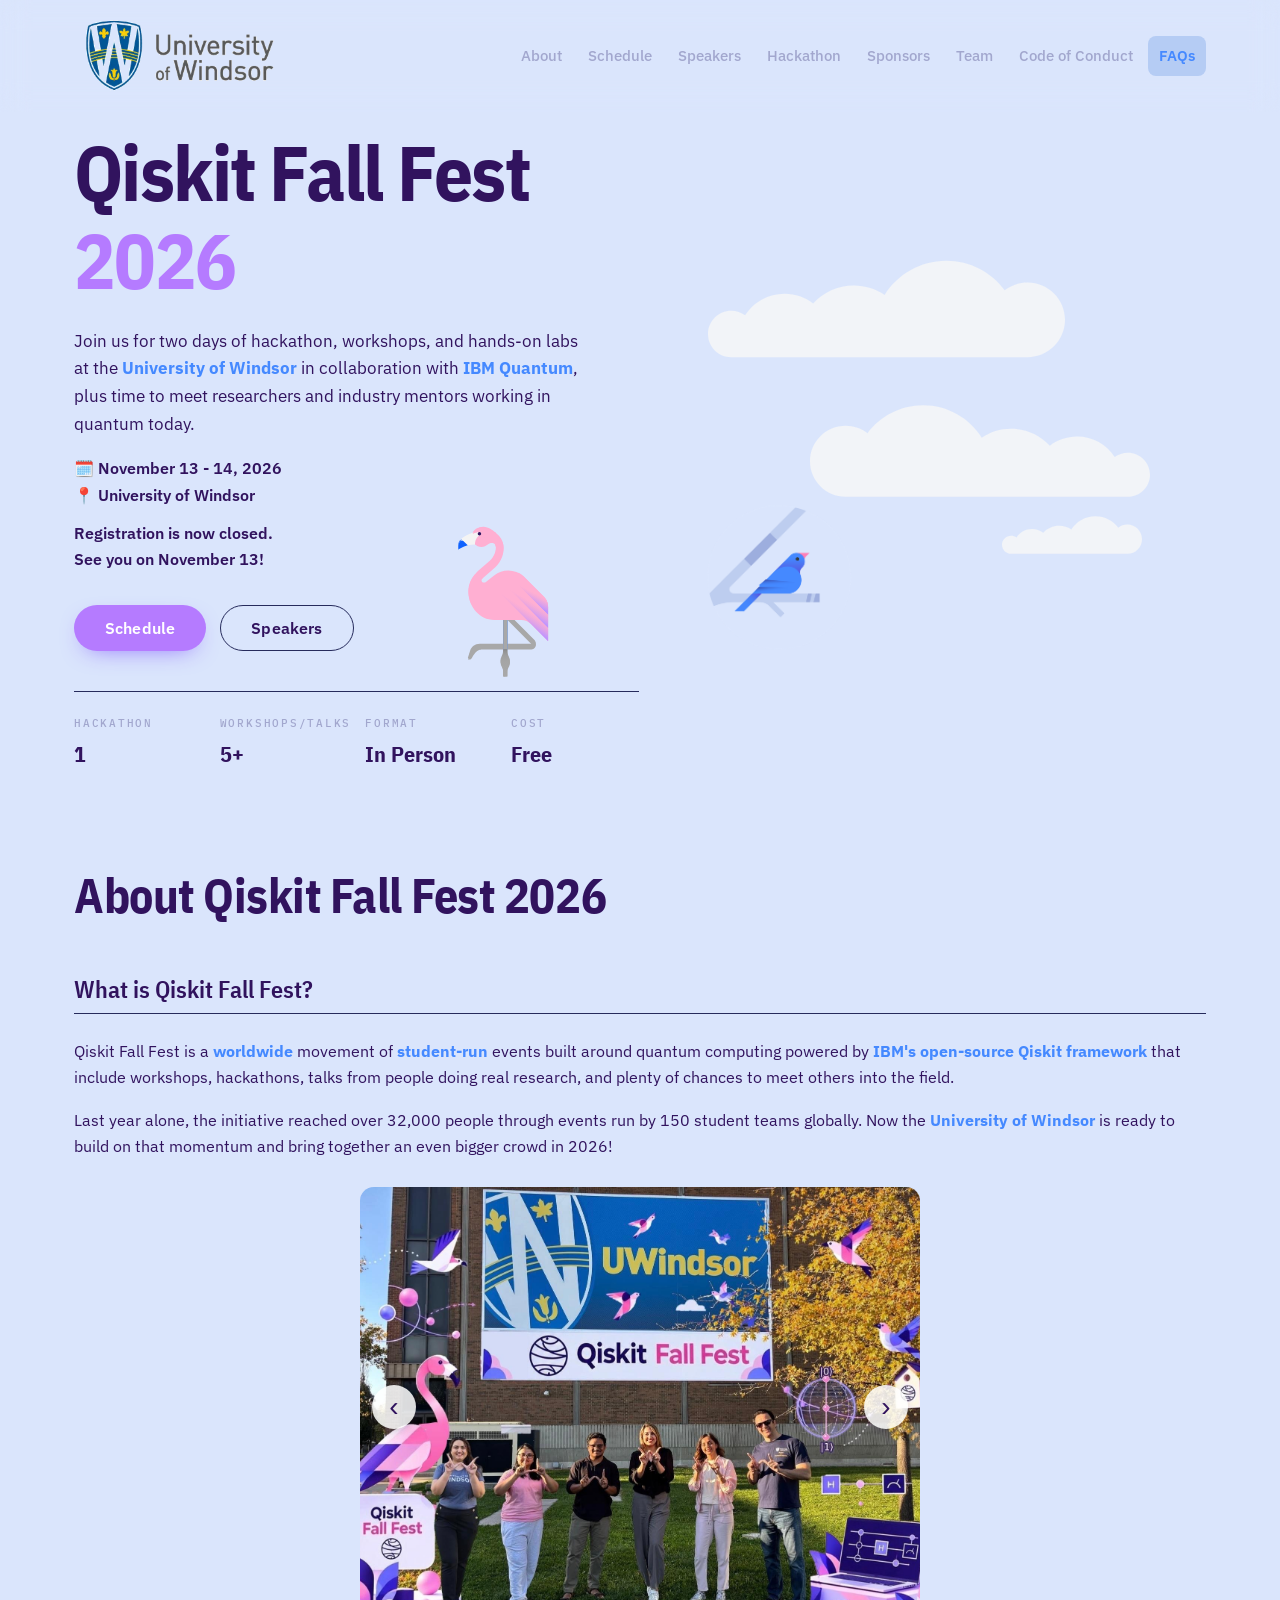
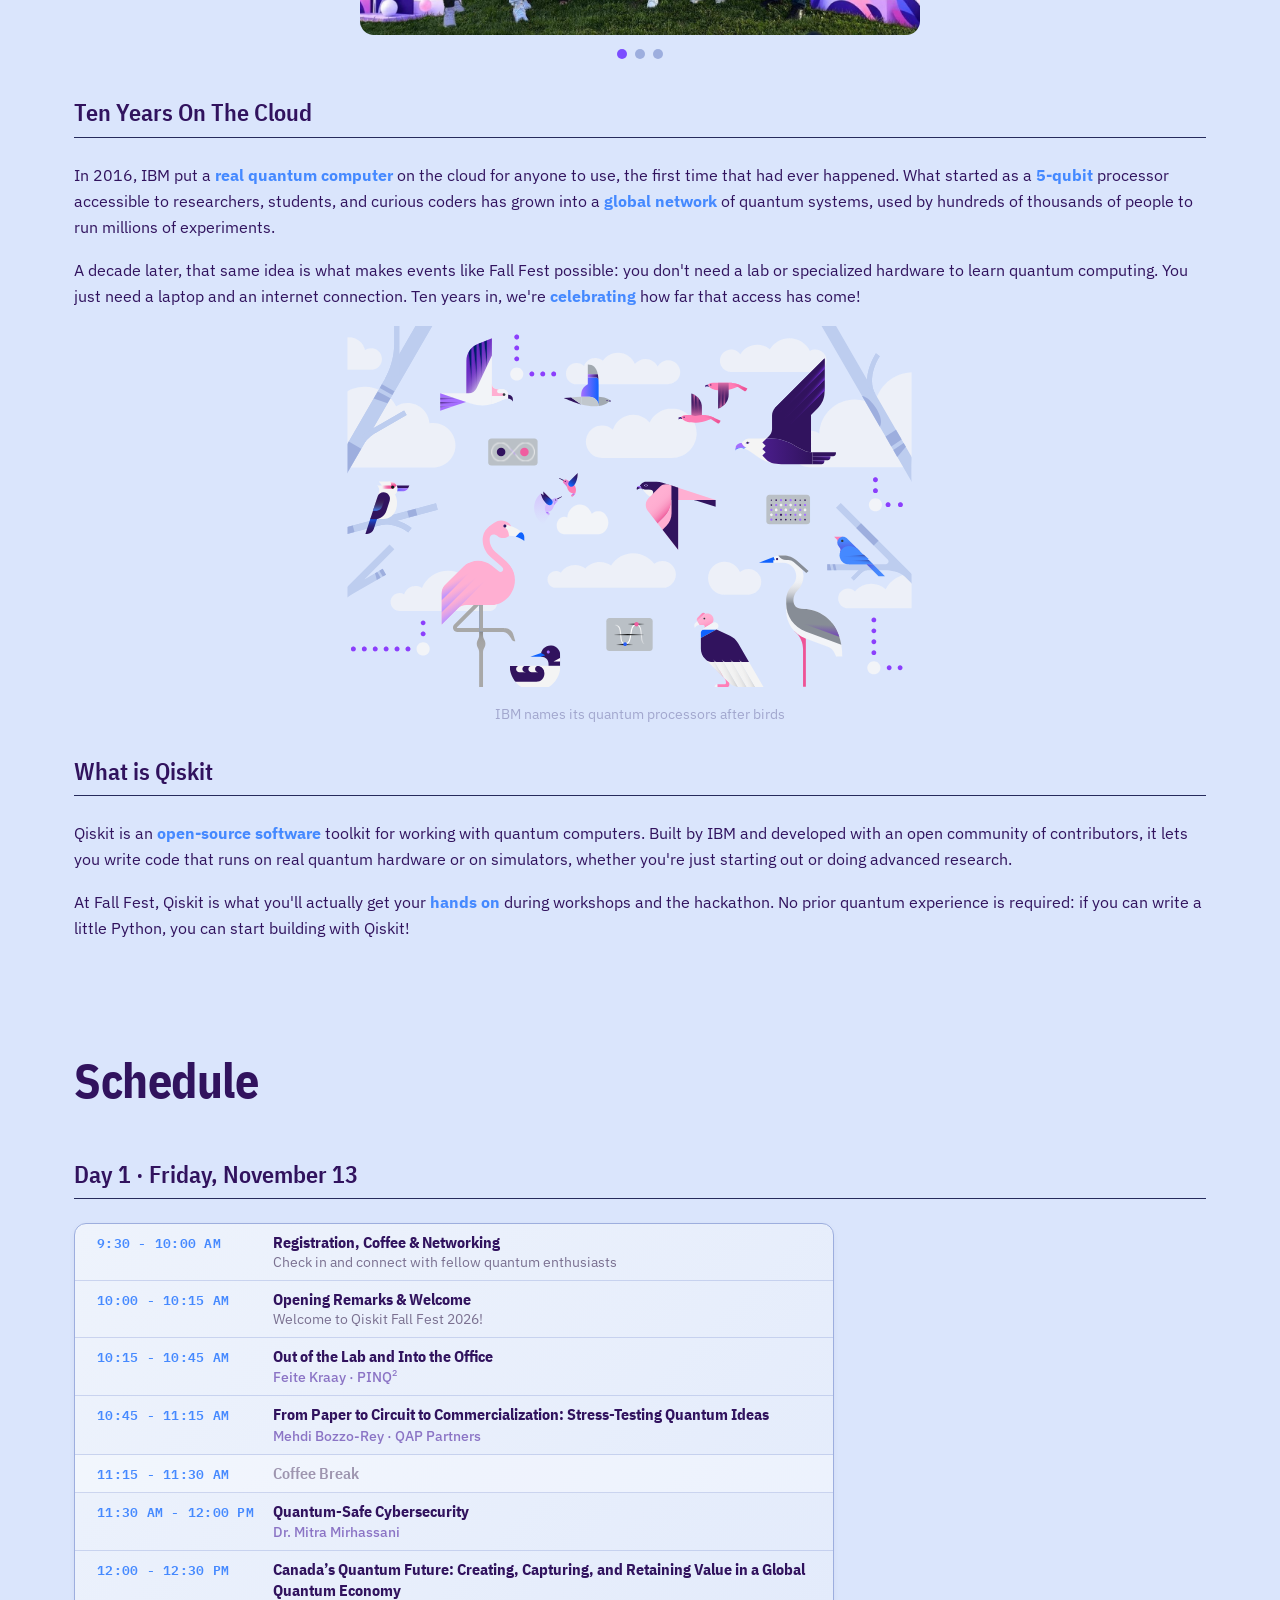
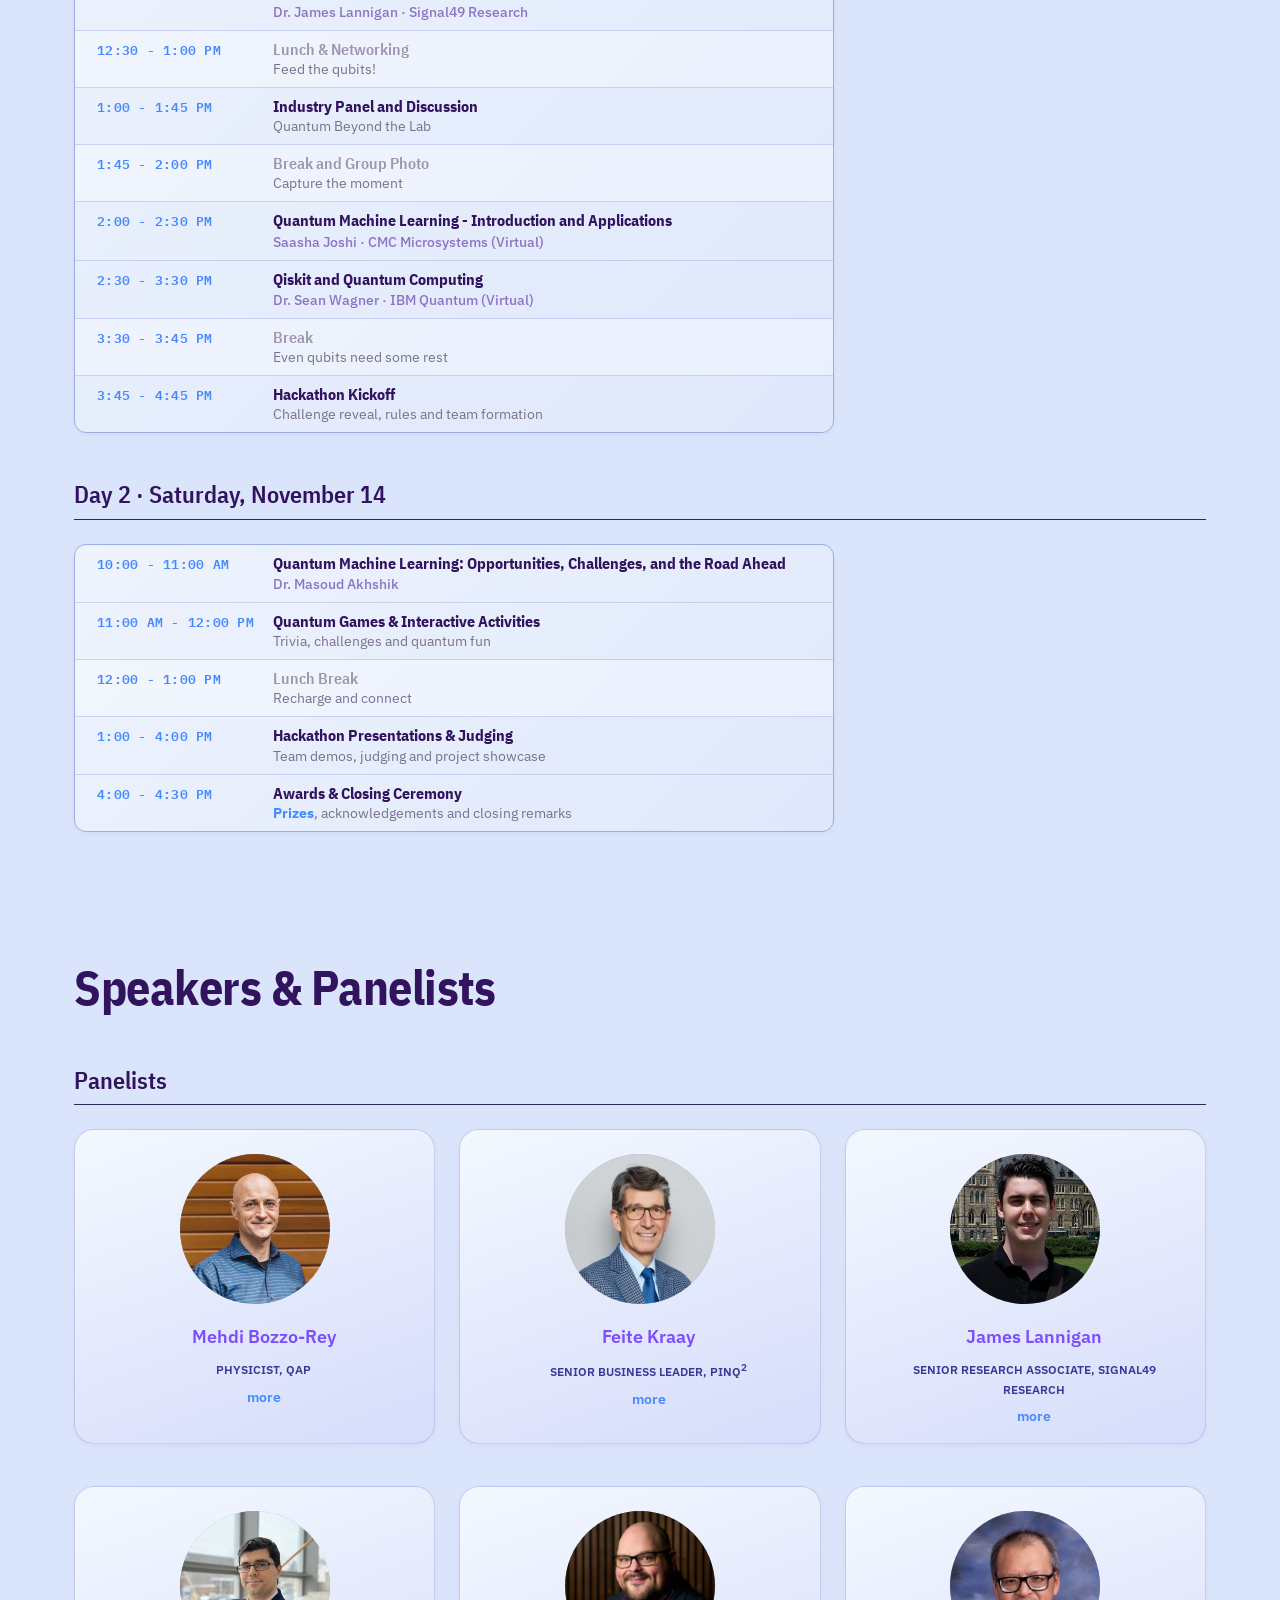
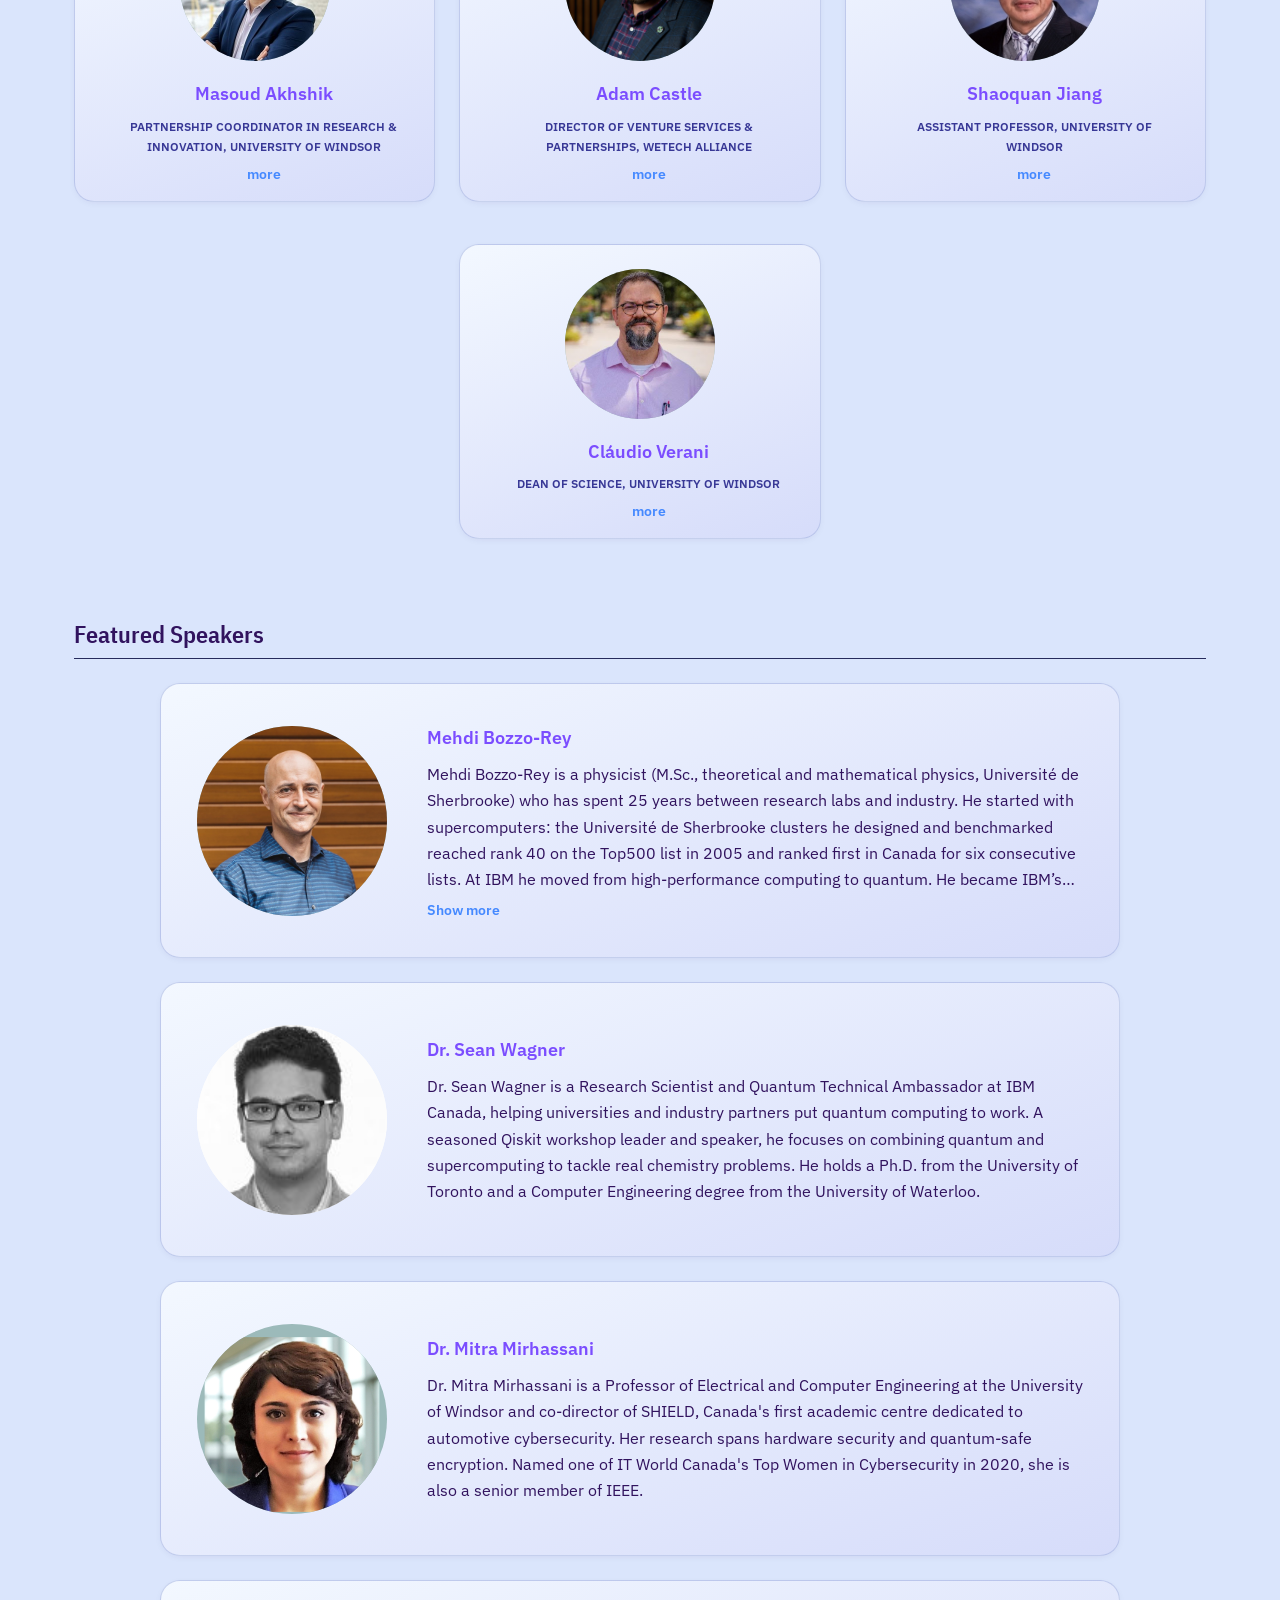
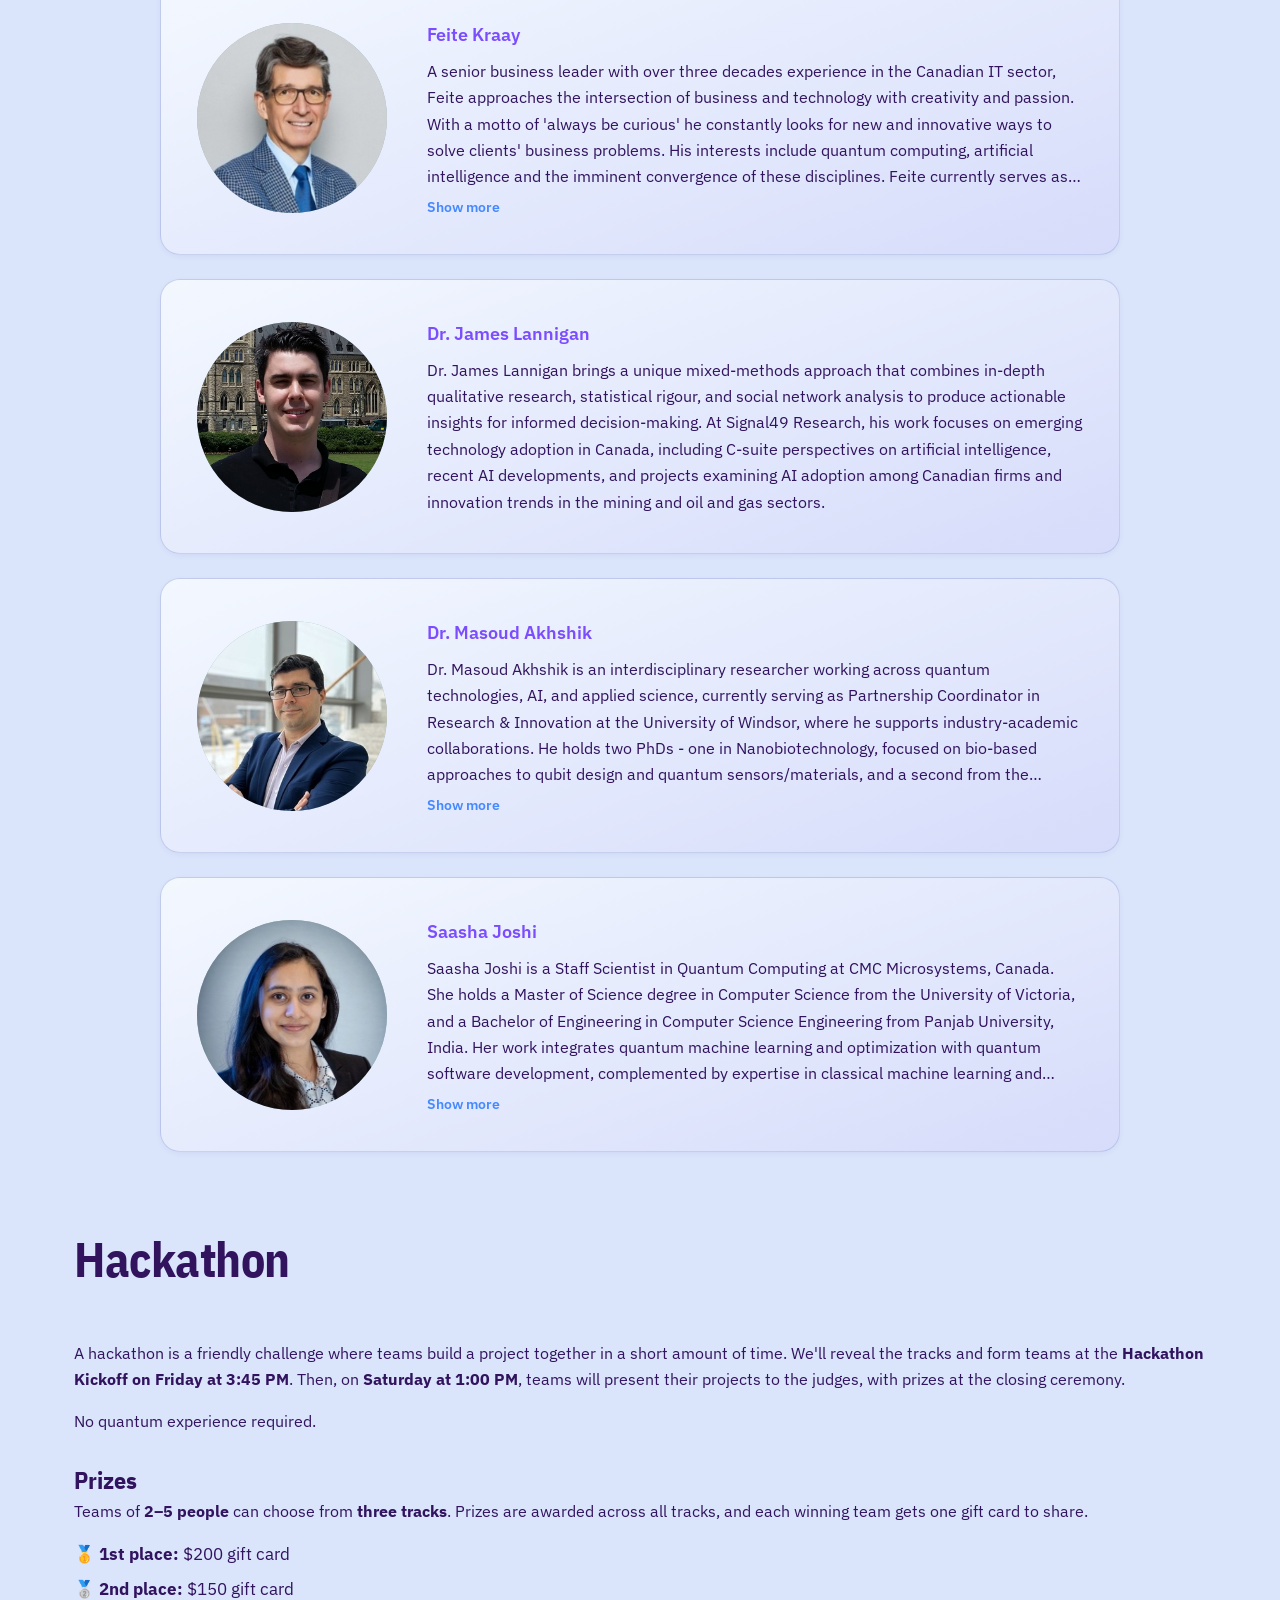
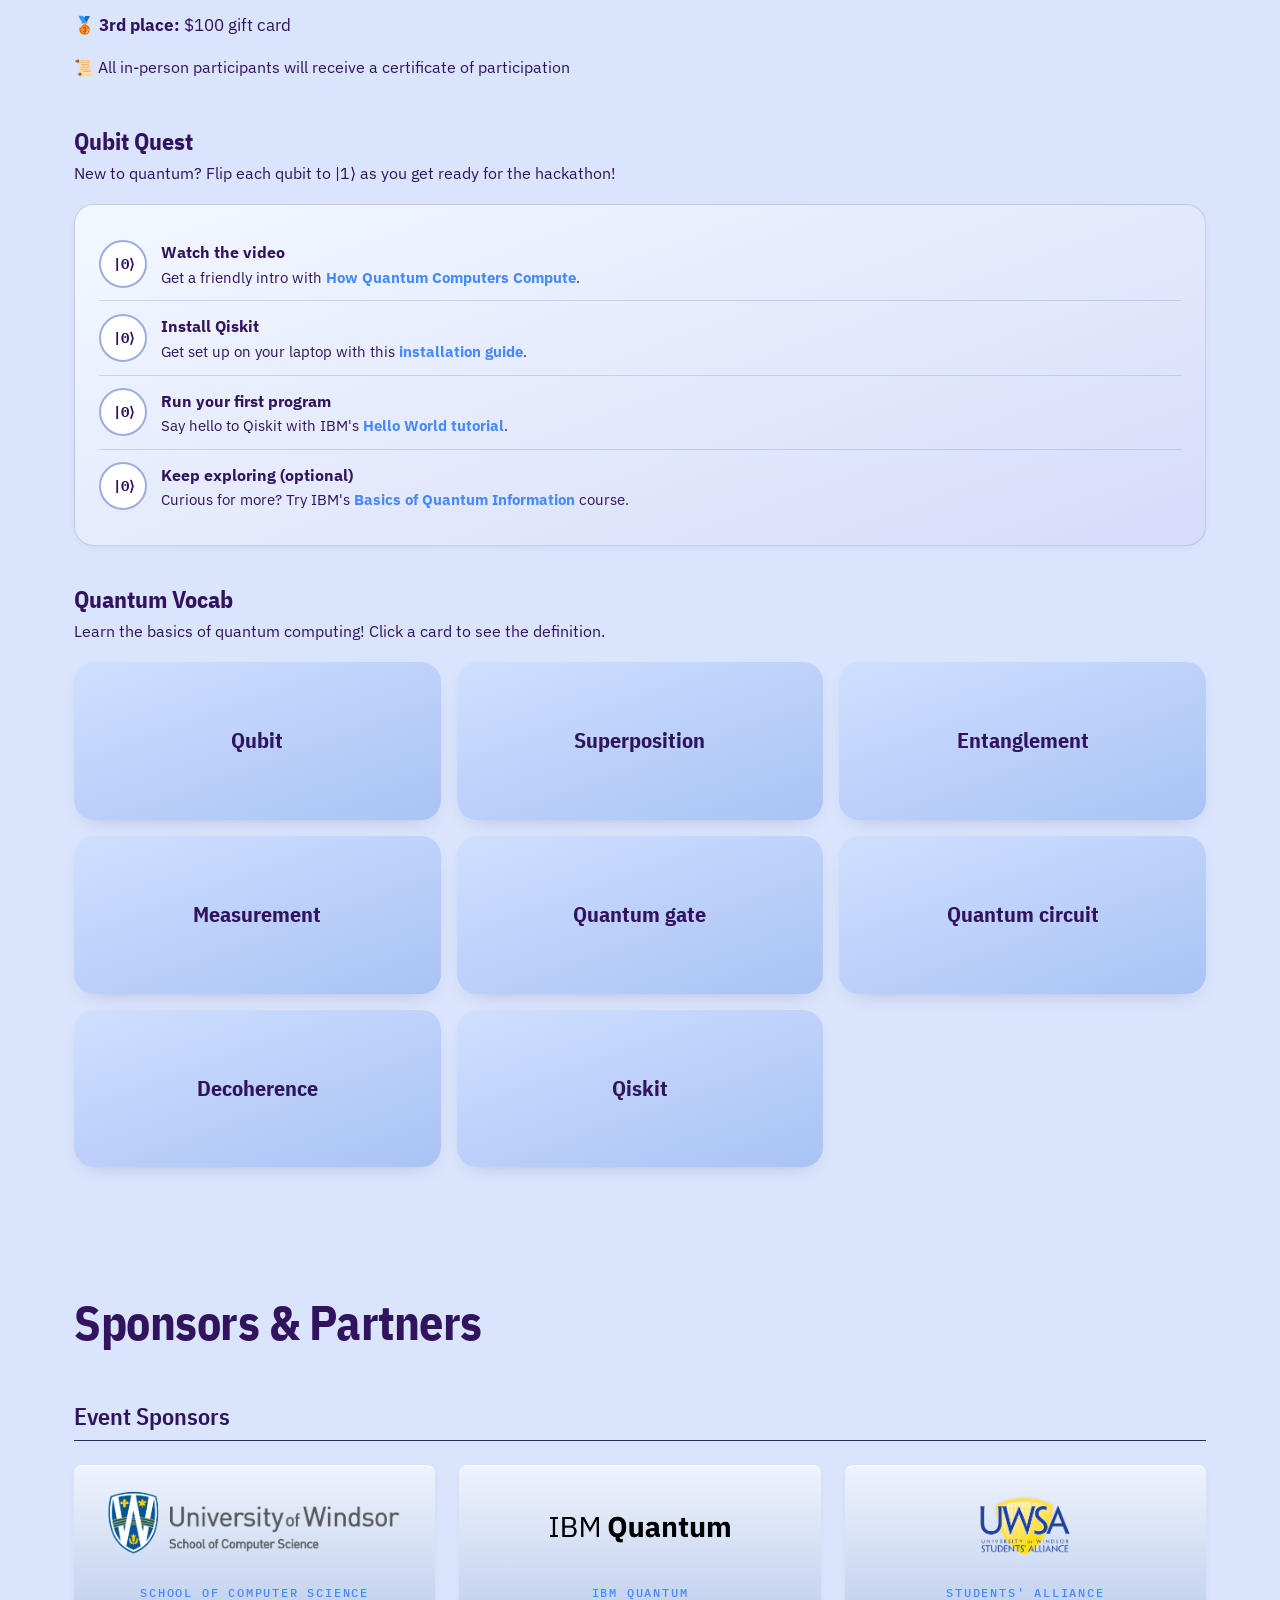
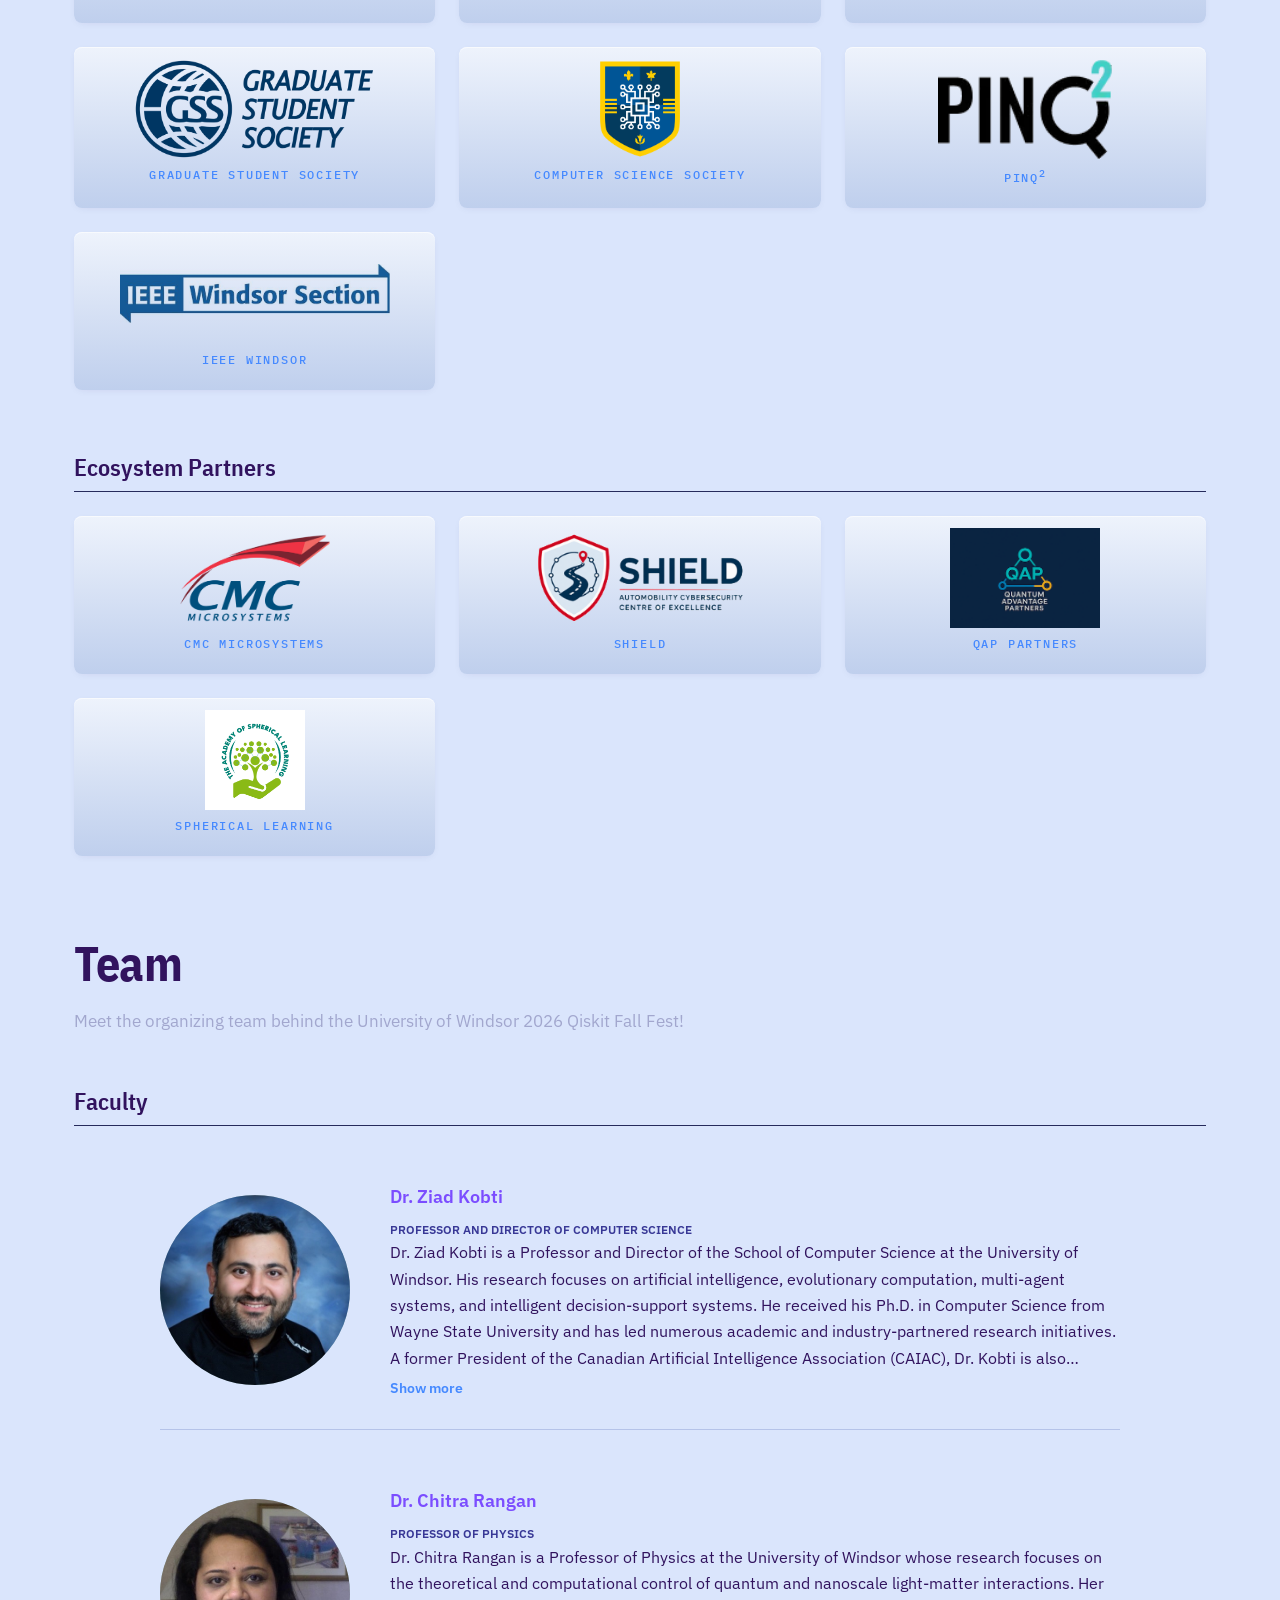
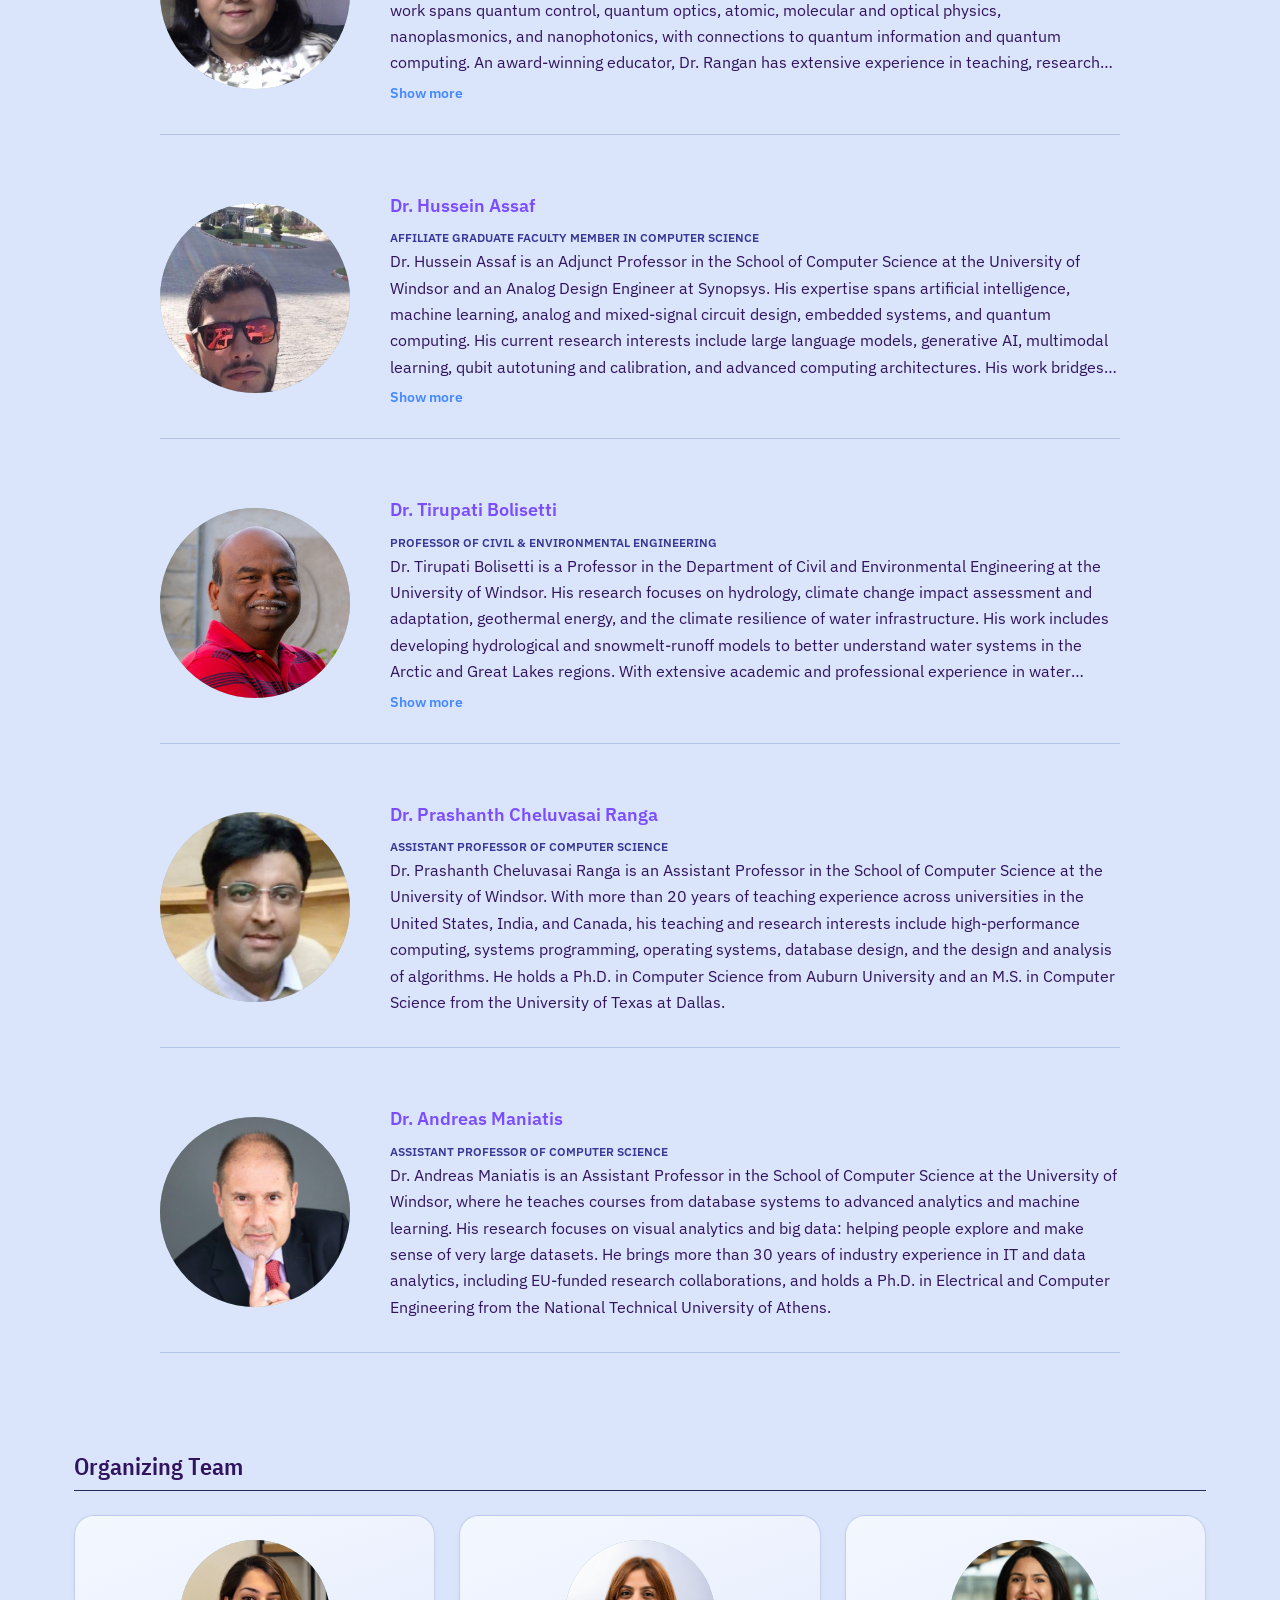
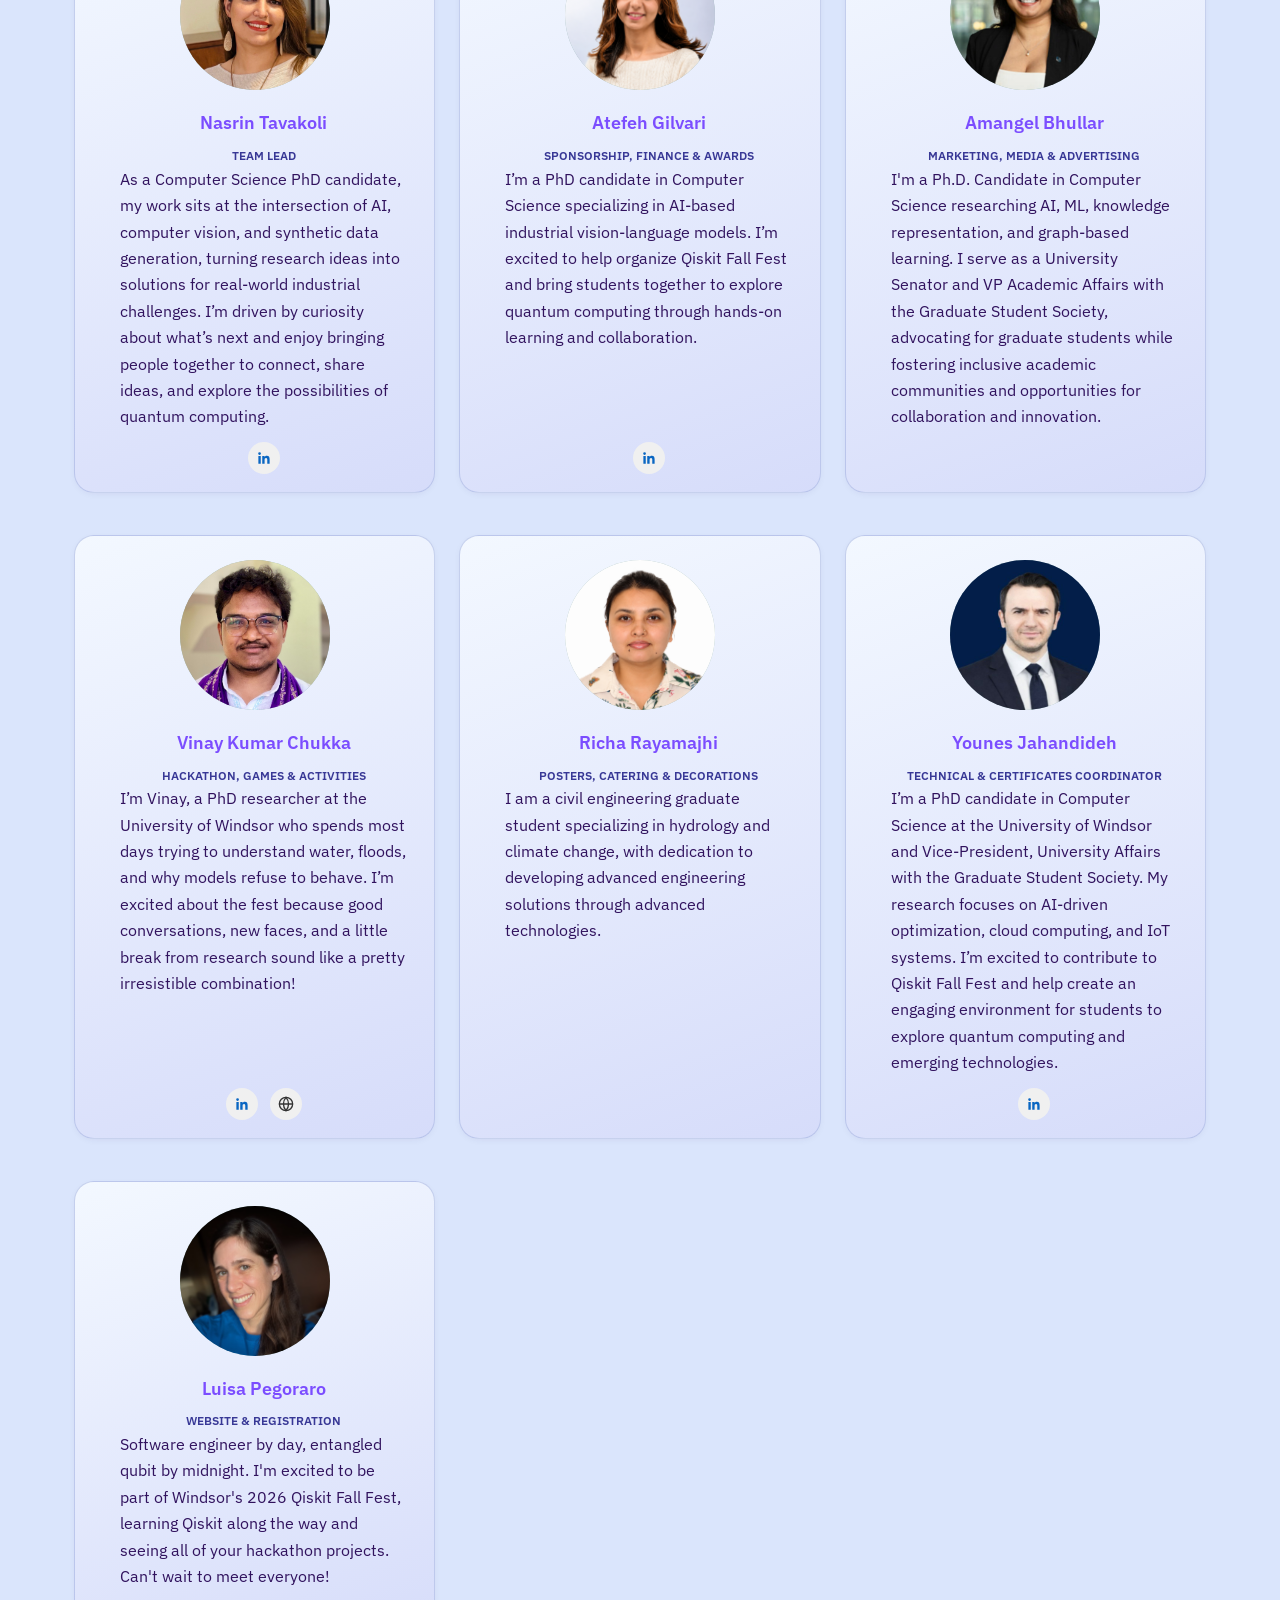
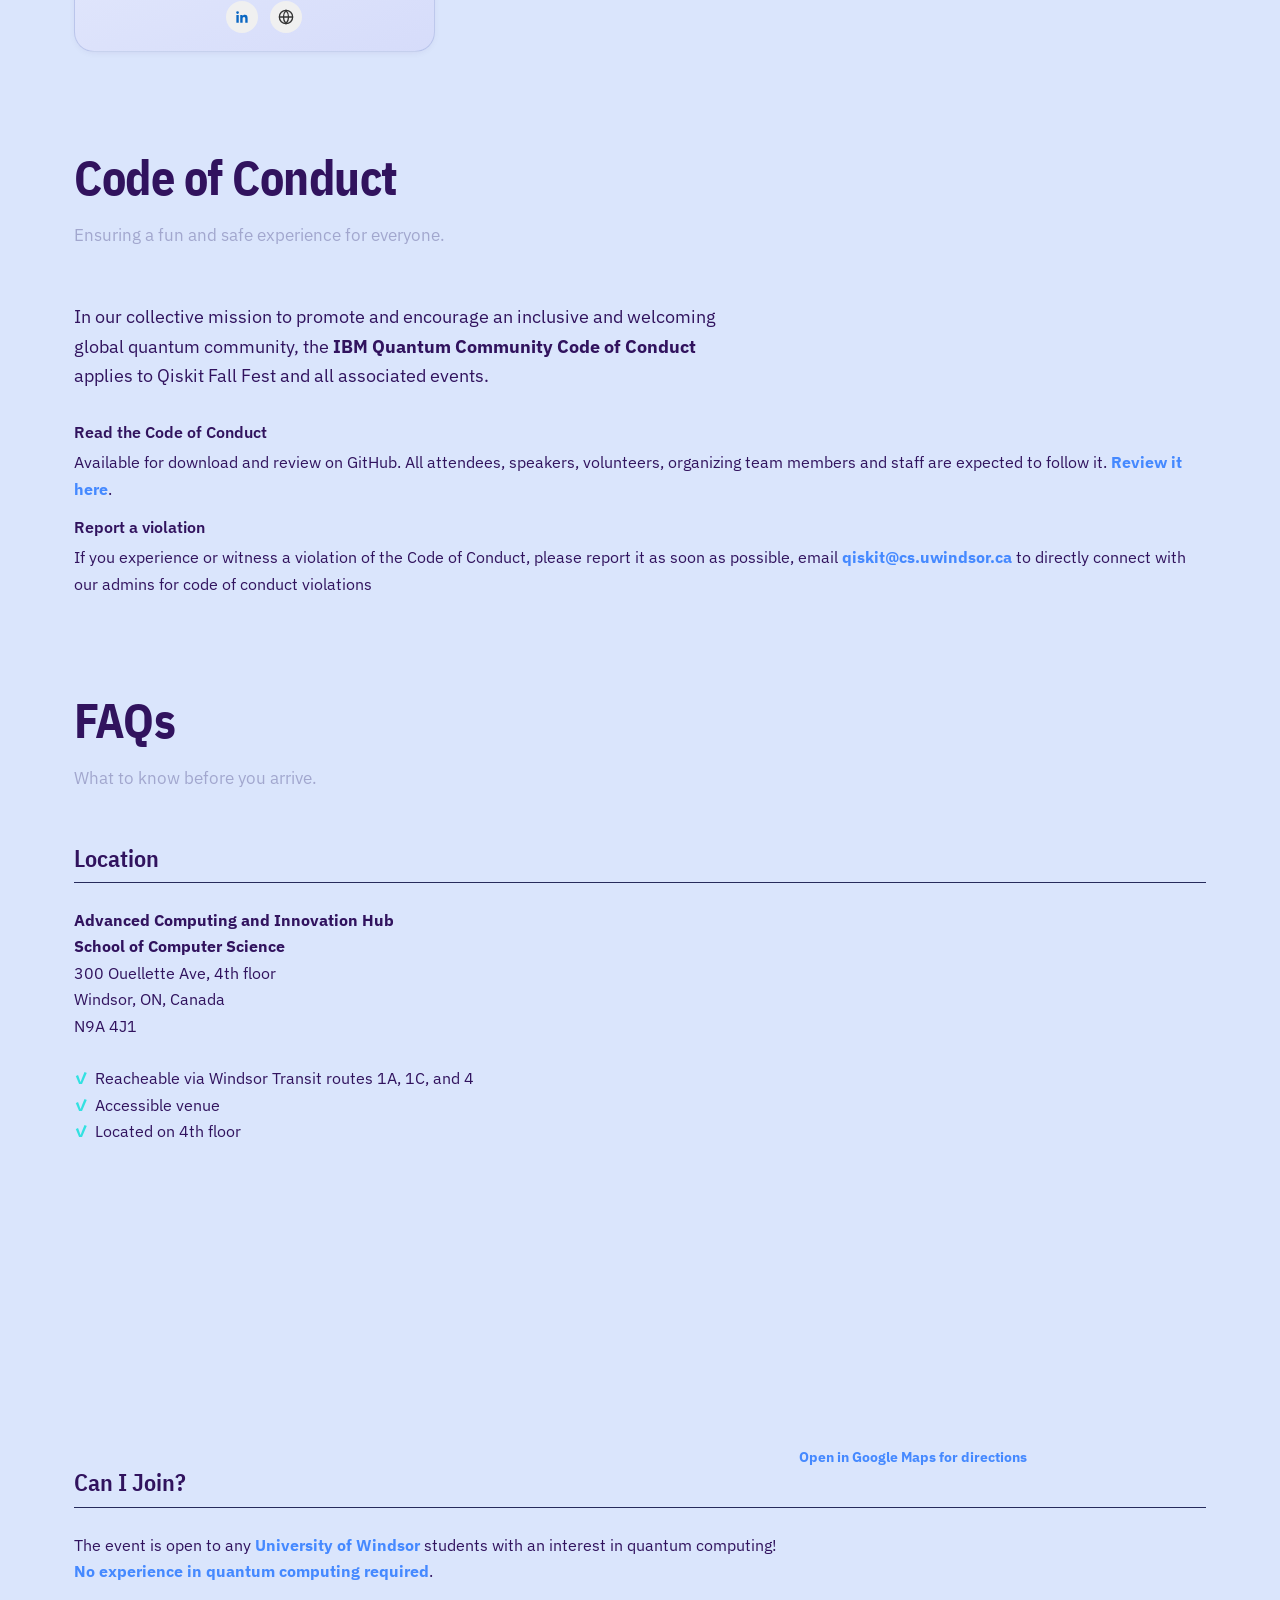
<file: index.html>
<!doctype html>
<html lang="en">
  <head>
    <meta charset="utf-8" />
    <meta name="viewport" content="width=device-width, initial-scale=1" />
    <title>Qiskit Fall Fest 2026 – University of Windsor</title>
    <meta
      name="description"
      content="A two-day quantum computing festival at the University of Windsor with workshops, a hackathon, and mentors from IBM Quantum and PINQ."
    />
    <!-- <link
      rel="icon"
      href="[data-uri]"
      type="image/svg+xml"
    /> -->
    <link
      rel="icon"
      href="assets/qiskit-2.png"
      type="image/png"
      sizes="32x32"
    />
    <link rel="apple-touch-icon" href="assets/qiskit-2.png" />
    <link rel="preconnect" href="https://fonts.googleapis.com" />
    <link rel="preconnect" href="https://fonts.gstatic.com" crossorigin />
    <link rel="stylesheet" href="style.css" />
    <link
      href="https://fonts.googleapis.com/css2?family=IBM+Plex+Mono:wght@400;500;600&family=IBM+Plex+Sans+Condensed:wght@600;700&family=IBM+Plex+Sans:wght@400;500;600;700&display=swap"
      rel="stylesheet"
    />
  </head>
  <body>
    <!-- <a class="skip-link" href="#main">Skip to content</a> -->

    <!-- ============ HEADER ============ -->
    <header class="site-header" id="siteHeader">
      <div class="shell header-inner">
        <a class="brand" href="https://www.uwindsor.ca/">
          <img
            src="assets/uwindsor-logo-transparent.png"
            alt="University of Windsor"
            class="uni-logo"
          />
        </a>

        <!-- ============ NAVIGATION ============ -->
        <nav class="site-nav" id="siteNav" aria-label="Main">
          <ul>
            <!-- <li><a href="#home">Home</a></li> -->

            <li class="has-dropdown">
              <a href="#about">About</a>
              <button
                class="dropdown-toggle"
                aria-expanded="false"
                aria-label="Toggle About submenu"
              >
                <svg
                  viewBox="0 0 24 24"
                  width="12"
                  height="12"
                  aria-hidden="true"
                >
                  <path
                    d="M6 9l6 6 6-6"
                    fill="none"
                    stroke="currentColor"
                    stroke-width="2"
                    stroke-linecap="round"
                    stroke-linejoin="round"
                  />
                </svg>
              </button>
              <ul class="dropdown">
                <li><a href="#about-fallfest">What is Fall Fest?</a></li>
                <li><a href="#about-tenyears">Ten Years On The Cloud</a></li>
                <li><a href="#about-qiskit">What is Qiskit?</a></li>
              </ul>
            </li>

            <li class="has-dropdown">
              <a href="#schedule">Schedule</a>
              <button
                class="dropdown-toggle"
                aria-expanded="false"
                aria-label="Toggle Schedule submenu"
              >
                <svg
                  viewBox="0 0 24 24"
                  width="12"
                  height="12"
                  aria-hidden="true"
                >
                  <path
                    d="M6 9l6 6 6-6"
                    fill="none"
                    stroke="currentColor"
                    stroke-width="2"
                    stroke-linecap="round"
                    stroke-linejoin="round"
                  />
                </svg>
              </button>
              <ul class="dropdown">
                <li><a href="#schedule-day-1">Day 1</a></li>
                <li><a href="#schedule-day-2">Day 2</a></li>
              </ul>
            </li>

            <li class="has-dropdown">
              <a href="#speakers">Speakers</a>
              <button
                class="dropdown-toggle"
                aria-expanded="false"
                aria-label="Toggle Speakers submenu"
              >
                <svg
                  viewBox="0 0 24 24"
                  width="12"
                  height="12"
                  aria-hidden="true"
                >
                  <path
                    d="M6 9l6 6 6-6"
                    fill="none"
                    stroke="currentColor"
                    stroke-width="2"
                    stroke-linecap="round"
                    stroke-linejoin="round"
                  />
                </svg>
              </button>
              <ul class="dropdown">
                <li><a href="#speakers-panelists">Panelists</a></li>
                <li><a href="#speakers-main">Featured Speakers</a></li>
              </ul>
            </li>

            <li class="has-dropdown">
              <a href="#hackathon">Hackathon</a>
              <button
                class="dropdown-toggle"
                aria-expanded="false"
                aria-label="Toggle Hackathon submenu"
              >
                <svg
                  viewBox="0 0 24 24"
                  width="12"
                  height="12"
                  aria-hidden="true"
                >
                  <path
                    d="M6 9l6 6 6-6"
                    fill="none"
                    stroke="currentColor"
                    stroke-width="2"
                    stroke-linecap="round"
                    stroke-linejoin="round"
                  />
                </svg>
              </button>
              <ul class="dropdown">
                <li><a href="#hackathon-prizes">Prizes</a></li>
                <li><a href="#hackathon-quest">Qubit Quest</a></li>
                <li><a href="#hackathon-vocab">Quantum Vocab</a></li>
              </ul>
            </li>

            <li class="has-dropdown">
              <a href="#sponsors">Sponsors</a>
              <button
                class="dropdown-toggle"
                aria-expanded="false"
                aria-label="Toggle Sponsors submenu"
              >
                <svg
                  viewBox="0 0 24 24"
                  width="12"
                  height="12"
                  aria-hidden="true"
                >
                  <path
                    d="M6 9l6 6 6-6"
                    fill="none"
                    stroke="currentColor"
                    stroke-width="2"
                    stroke-linecap="round"
                    stroke-linejoin="round"
                  />
                </svg>
              </button>
              <ul class="dropdown">
                <li><a href="#sponsors-main">Event Sponsors</a></li>
                <li><a href="#sponsors-partners">Ecosystem Partners</a></li>
              </ul>
            </li>

            <li class="has-dropdown">
              <a href="#team">Team</a>
              <button
                class="dropdown-toggle"
                aria-expanded="false"
                aria-label="Toggle Team submenu"
              >
                <svg
                  viewBox="0 0 24 24"
                  width="12"
                  height="12"
                  aria-hidden="true"
                >
                  <path
                    d="M6 9l6 6 6-6"
                    fill="none"
                    stroke="currentColor"
                    stroke-width="2"
                    stroke-linecap="round"
                    stroke-linejoin="round"
                  />
                </svg>
              </button>
              <ul class="dropdown">
                <li><a href="#team-faculty">Faculty</a></li>
                <li><a href="#team-organizers">Organizing Team</a></li>
              </ul>
            </li>

            <li><a href="#code-conduct">Code of Conduct </a></li>

            <li class="has-dropdown">
              <a href="#faqs">FAQs</a>
              <button
                class="dropdown-toggle"
                aria-expanded="false"
                aria-label="Toggle Team submenu"
              >
                <svg
                  viewBox="0 0 24 24"
                  width="12"
                  height="12"
                  aria-hidden="true"
                >
                  <path
                    d="M6 9l6 6 6-6"
                    fill="none"
                    stroke="currentColor"
                    stroke-width="2"
                    stroke-linecap="round"
                    stroke-linejoin="round"
                  />
                </svg>
              </button>
              <ul class="dropdown">
                <li><a href="#faqs-location">Location</a></li>
                <li><a href="#faqs-eligibility">Can I Join?</a></li>
                <li>
                  <a href="#faqs-what-to-bring">What to Bring</a>
                </li>
                <!-- <li>
                  <a href="#faqs-photo-release-form">Photo Release Form </a>
                </li> -->
                <li>
                  <a href="#faqs-past-events">Past Events </a>
                </li>
                <li><a href="#faqs-contact">Contact</a></li>
              </ul>
            </li>
          </ul>
        </nav>

        <button
          class="nav-toggle"
          id="navToggle"
          aria-expanded="false"
          aria-controls="siteNav"
          aria-label="Open menu"
        >
          <span></span><span></span><span></span>
        </button>
      </div>
    </header>

    <main id="main">
      <!-- ============ HERO ============ -->
      <section class="hero" id="home">
        <div class="shell hero-inner">
          <div class="hero-copy">
            <h1>Qiskit Fall Fest <span class="year">2026</span></h1>
            <p class="hero-lede">
              <!-- IBM · University of Windsor · Quantum Computing -->
            </p>
            <p class="hero-text">
              Join us for two days of hackathon, workshops, and hands-on labs at
              the
              <strong class="highlight"
                ><a href="https://www.uwindsor.ca/"
                  >University of Windsor</a
                ></strong
              >
              in collaboration with
              <strong class="highlight"
                ><a href="https://www.ibm.com/quantum">IBM Quantum</a></strong
              >, plus time to meet researchers and industry mentors working in
              quantum today.
            </p>
            <div class="hero-details">
              <div class="hero-detail">🗓️ November 13 - 14, 2026</div>
              <div class="hero-detail">📍 University of Windsor</div>
              <!-- <div class="hero-detail hero-deadline">
                ⏰ Registration closes Friday, November 6
              </div> -->
            </div>
            <div class="hero-register-list">
              Registration is now closed. <br />See you on November 13!
            </div>

            <div class="hero-actions">
              <a class="btn btn-primary btn-lg" href="#schedule">Schedule</a>
              <a class="btn btn-ghost btn-lg" href="#speakers">Speakers</a>
            </div>

            <dl class="hero-stats">
              <div>
                <dt>Hackathon</dt>
                <dd>1</dd>
              </div>
              <div>
                <dt>Workshops/Talks</dt>
                <dd>5+</dd>
              </div>
              <div>
                <dt>Format</dt>
                <dd>In Person</dd>
              </div>
              <div>
                <dt>Cost</dt>
                <dd>Free</dd>
              </div>
            </dl>
            <img
              src="assets/flamingo-transparent.svg"
              alt=""
              class="flamingo-funny"
            />
          </div>
          <figure class="hero-media">
            <div class="hero-media-art">
              <div class="sky-flock" aria-hidden="true">
                <div
                  class="flyer fly-left"
                  style="
                    --top: 15%;
                    --fly-duration: 7s;
                    --fly-delay: 0s;
                    --size: 100px;
                  "
                >
                  <img src="assets/falcon-no-outline.svg" alt="" />
                </div>
                <div
                  class="flyer mirror"
                  style="
                    --top: 45%;
                    --fly-duration: 10s;
                    --fly-delay: 2s;
                    --size: 80px;
                  "
                >
                  <img src="assets/bird-pink-up.png" alt="" />
                </div>
                <div class="branch-bird">
                  <img src="assets/bird-on-branch.png" alt="" />
                </div>
              </div>
              <img
                class="hero-cloud"
                src="assets/cloud-2.svg"
                alt="Qiskit Fall Fest Cloud"
              />
              <img
                class="hero-cloud hero-cloud-2"
                src="assets/cloud-2.svg"
                alt="Qiskit Fall Fest Cloud"
              />
              <img
                class="hero-cloud hero-cloud-3"
                src="assets/cloud-2.svg"
                alt="Qiskit Fall Fest Cloud"
              />

              <div class="rotator">
                <div class="rotator-item item-1">
                  <img src="assets/rotator-qiskit.png" alt="Qiskit" />
                </div>
                <div class="rotator-item item-2">
                  <img src="assets/rotator-fall-fest.png" alt="Fall Fest" />
                </div>
                <div class="rotator-item item-3">
                  <img src="assets/rotator-2026.png" alt="2026" />
                </div>
                <div class="rotator-item item-4">
                  <img src="assets/rotator-quantum.png" alt="Quantum" />
                </div>
                <div class="rotator-item item-5">
                  <img src="assets/rotator-computing.png" alt="Computing" />
                </div>
              </div>
            </div>
            <figcaption></figcaption>
          </figure>
        </div>
      </section>

      <div class="mobile-hero-art" aria-hidden="true">
        <img src="assets/cloud-2.svg" alt="" class="mobile-cloud" />

        <div class="mobile-bird mobile-bird-1" data-points="10">
          <img src="assets/falcon-no-outline.svg" alt="" />
        </div>

        <div class="mobile-bird mobile-bird-2" data-points="5">
          <img src="assets/bird-pink-up.png" alt="" />
        </div>

        <div class="mobile-bird mobile-bird-3" data-points="50" id="rareBird">
          <img src="assets/hawk-no-outline.png" alt="" />
        </div>
        <div class="bird-score-display" id="birdScoreDisplay">
          Total qubits entangled: 0
        </div>
      </div>

      <!-- ============ ABOUT ============ -->
      <section class="section" id="about">
        <div class="shell">
          <header class="section-head">
            <h2>About Qiskit Fall Fest 2026</h2>
          </header>

          <h3 class="sub-head" id="about-fallfest">
            What is Qiskit Fall Fest?
          </h3>
          <div class="sub-head-text">
            <p>
              Qiskit Fall Fest is a
              <span class="highlight">worldwide</span> movement of
              <span class="highlight">student-run</span>
              events built around quantum computing powered by
              <span class="highlight">
                IBM's open-source Qiskit framework
              </span>
              that include workshops, hackathons, talks from people doing real
              research, and plenty of chances to meet others into the field.
            </p>
            <p>
              Last year alone, the initiative reached over 32,000 people through
              events run by 150 student teams globally. Now the
              <span class="highlight">University of Windsor</span> is ready to
              build on that momentum and bring together an even bigger crowd in
              2026!
            </p>
            <!-- <figure class="about-img">
              <img
                src="assets/group-picture-1.jpeg"
                alt="2026 organizing team"
              />
              <figcaption>
                Qiskit Fall Fest 2026 - the Organizing Team!
              </figcaption>
            </figure> -->
            <div class="carousel" aria-label="Photo gallery">
              <div class="carousel-track">
                <img
                  class="carousel-slide"
                  src="assets/group-picture-1.jpeg"
                  alt="2026 organizing team"
                />
                <img
                  class="carousel-slide"
                  src="assets/group-picture-purple.jpg"
                  alt="group picture "
                  style="object-position: 82% center"
                />
                <img
                  class="carousel-slide"
                  src="assets/group-picture-yellow-shoes.jpg"
                  alt="Organizing team at the Qiskit Fall Fest wall"
                  style="object-position: center top"
                />
              </div>
              <button
                class="carousel-btn carousel-prev"
                aria-label="Previous photo"
              >
                &#8249;
              </button>
              <button
                class="carousel-btn carousel-next"
                aria-label="Next photo"
              >
                &#8250;
              </button>
              <div class="carousel-dots"></div>
            </div>
          </div>

          <h3 class="sub-head" id="about-tenyears">Ten Years On The Cloud</h3>
          <div class="sub-head-text">
            <p>
              In 2016, IBM put a
              <span class="highlight">real quantum computer</span> on the cloud
              for anyone to use, the first time that had ever happened. What
              started as a <span class="highlight">5-qubit</span> processor
              accessible to researchers, students, and curious coders has grown
              into a <span class="highlight">global network</span> of quantum
              systems, used by hundreds of thousands of people to run millions
              of experiments.
            </p>
            <p>
              A decade later, that same idea is what makes events like Fall Fest
              possible: you don't need a lab or specialized hardware to learn
              quantum computing. You just need a laptop and an internet
              connection. Ten years in, we're
              <span class="highlight">celebrating</span> how far that access has
              come!
            </p>
            <figure class="about-img">
              <img src="assets/hero-1-no-title.svg" alt="2025 memory" />
              <figcaption>
                IBM names its quantum processors after birds
              </figcaption>
            </figure>
          </div>

          <h3 class="sub-head" id="about-qiskit">What is Qiskit</h3>
          <div class="sub-head-text">
            <p>
              Qiskit is an
              <span class="highlight">open-source software</span> toolkit for
              working with quantum computers. Built by IBM and developed with an
              open community of contributors, it lets you write code that runs
              on real quantum hardware or on simulators, whether you're just
              starting out or doing advanced research.
            </p>
            <p>
              At Fall Fest, Qiskit is what you'll actually get your
              <span class="highlight">hands on</span>
              during workshops and the hackathon. No prior quantum experience is
              required: if you can write a little Python, you can start building
              with Qiskit!
            </p>

            <!-- <p><< GET STARTED W QISKIT HERE ? >></p> -->
          </div>
        </div>
      </section>

      <!-- ============ SCHEDULE ============ -->
      <section class="section" id="schedule">
        <div class="shell">
          <header class="section-head">
            <h2>Schedule</h2>
          </header>

          <h3 class="sub-head" id="schedule-day-1">
            Day 1 · Friday, November 13
          </h3>
          <ul class="schedule-list">
            <li class="schedule-item">
              <div class="schedule-time">9:30 - 10:00 AM</div>
              <div class="schedule-details">
                <div class="schedule-title">
                  Registration, Coffee & Networking
                </div>
                <div class="schedule-meta">
                  Check in and connect with fellow quantum enthusiasts
                </div>
              </div>
            </li>
            <li class="schedule-item">
              <div class="schedule-time">10:00 - 10:15 AM</div>
              <div class="schedule-details">
                <div class="schedule-title">Opening Remarks & Welcome</div>
                <div class="schedule-meta">
                  Welcome to Qiskit Fall Fest 2026!
                </div>
              </div>
            </li>
            <li class="schedule-item">
              <div class="schedule-time">10:15 - 10:45 AM</div>
              <div class="schedule-details">
                <div class="schedule-title">
                  Out of the Lab and Into the Office
                </div>
                <div class="schedule-meta schedule-speaker">
                  <a href="#speaker-feite">Feite Kraay</a> · PINQ<sup>2</sup>
                </div>
              </div>
            </li>
            <li class="schedule-item">
              <div class="schedule-time">10:45 - 11:15 AM</div>
              <div class="schedule-details">
                <div class="schedule-title">
                  From Paper to Circuit to Commercialization: Stress-Testing
                  Quantum Ideas
                </div>
                <div class="schedule-meta schedule-speaker">
                  <a href="#speaker-mehdi">Mehdi Bozzo-Rey · QAP Partners</a>
                </div>
              </div>
            </li>

            <li class="schedule-item is-break">
              <div class="schedule-time">11:15 - 11:30 AM</div>
              <div class="schedule-details">
                <div class="schedule-title">Coffee Break</div>
              </div>
            </li>
            <li class="schedule-item">
              <div class="schedule-time">11:30 AM - 12:00 PM</div>
              <div class="schedule-details">
                <div class="schedule-title">Quantum-Safe Cybersecurity</div>
                <div class="schedule-meta schedule-speaker">
                  <a href="#speaker-mitra">Dr. Mitra Mirhassani</a>
                </div>
              </div>
            </li>

            <li class="schedule-item">
              <div class="schedule-time">12:00 - 12:30 PM</div>
              <div class="schedule-details">
                <div class="schedule-title">
                  Canada’s Quantum Future: Creating, Capturing, and Retaining
                  Value in a Global Quantum Economy
                </div>
                <div class="schedule-meta schedule-speaker">
                  <a href="#speaker-james"
                    >Dr. James Lannigan · Signal49 Research</a
                  >
                </div>
              </div>
            </li>
            <li class="schedule-item is-break">
              <div class="schedule-time">12:30 - 1:00 PM</div>
              <div class="schedule-details">
                <div class="schedule-title">Lunch & Networking</div>
                <div class="schedule-meta">Feed the qubits!</div>
              </div>
            </li>
            <li class="schedule-item">
              <div class="schedule-time">1:00 - 1:45 PM</div>
              <div class="schedule-details">
                <div class="schedule-title">Industry Panel and Discussion</div>
                <div class="schedule-meta">Quantum Beyond the Lab</div>
              </div>
            </li>
            <li class="schedule-item is-break">
              <div class="schedule-time">1:45 - 2:00 PM</div>
              <div class="schedule-details">
                <div class="schedule-title">Break and Group Photo</div>
                <div class="schedule-meta">Capture the moment</div>
              </div>
            </li>
            <li class="schedule-item">
              <div class="schedule-time">2:00 - 2:30 PM</div>
              <div class="schedule-details">
                <div class="schedule-title">
                  Quantum Machine Learning - Introduction and Applications
                </div>
                <div class="schedule-meta schedule-speaker">
                  <a href="#speaker-saasha">Saasha Joshi</a> · CMC Microsystems
                  (Virtual)
                </div>
              </div>
            </li>
            <li class="schedule-item">
              <div class="schedule-time">2:30 - 3:30 PM</div>
              <div class="schedule-details">
                <div class="schedule-title">Qiskit and Quantum Computing</div>
                <div class="schedule-meta schedule-speaker">
                  <a href="#speaker-sean">Dr. Sean Wagner</a> · IBM Quantum
                  (Virtual)
                </div>
              </div>
            </li>
            <li class="schedule-item is-break">
              <div class="schedule-time">3:30 - 3:45 PM</div>
              <div class="schedule-details">
                <div class="schedule-title">Break</div>
                <div class="schedule-meta">Even qubits need some rest</div>
              </div>
            </li>
            <li class="schedule-item">
              <div class="schedule-time">3:45 - 4:45 PM</div>
              <div class="schedule-details">
                <div class="schedule-title">Hackathon Kickoff</div>
                <div class="schedule-meta">
                  Challenge reveal, rules and team formation
                </div>
              </div>
            </li>
          </ul>

          <h3 class="sub-head" id="schedule-day-2">
            Day 2 · Saturday, November 14
          </h3>
          <ul class="schedule-list">
            <li class="schedule-item">
              <div class="schedule-time">10:00 - 11:00 AM</div>
              <div class="schedule-details">
                <div class="schedule-title">
                  Quantum Machine Learning: Opportunities, Challenges, and the
                  Road Ahead
                </div>
                <div class="schedule-meta schedule-speaker">
                  <a href="#speaker-masoud"> Dr. Masoud Akhshik</a>
                </div>
              </div>
            </li>
            <li class="schedule-item">
              <div class="schedule-time">11:00 AM - 12:00 PM</div>
              <div class="schedule-details">
                <div class="schedule-title">
                  Quantum Games & Interactive Activities
                </div>
                <div class="schedule-meta">
                  Trivia, challenges and quantum fun
                </div>
              </div>
            </li>
            <li class="schedule-item is-break">
              <div class="schedule-time">12:00 - 1:00 PM</div>
              <div class="schedule-details">
                <div class="schedule-title">Lunch Break</div>
                <div class="schedule-meta">Recharge and connect</div>
              </div>
            </li>
            <li class="schedule-item">
              <div class="schedule-time">1:00 - 4:00 PM</div>
              <div class="schedule-details">
                <div class="schedule-title">
                  Hackathon Presentations & Judging
                </div>
                <div class="schedule-meta">
                  Team demos, judging and project showcase
                </div>
              </div>
            </li>
            <li class="schedule-item">
              <div class="schedule-time">4:00 - 4:30 PM</div>
              <div class="schedule-details">
                <div class="schedule-title">Awards & Closing Ceremony</div>
                <div class="schedule-meta">
                  <a href="#hackathon-prizes">Prizes</a>, acknowledgements and
                  closing remarks
                </div>
              </div>
            </li>
          </ul>
        </div>
      </section>

      <!-- ============ SPEAKERS ============ -->
      <section class="section" id="speakers">
        <div class="shell">
          <header class="section-head">
            <h2>Speakers & Panelists</h2>
          </header>

          <h3 class="sub-head" id="speakers-panelists">Panelists</h3>
          <ul class="people people-3 panelists">
            <div class="team-member">
              <div class="team-member-photo-2">
                <img src="assets/team/mehdi.jpeg" alt="" />
              </div>
              <div class="team-member-text">
                <div class="team-member-name">Mehdi Bozzo-Rey</div>
                <div class="team-member-position">Physicist, QAP</div>
                <a class="bio-more" href="#speaker-mehdi">more</a>
              </div>
            </div>
            <div class="team-member">
              <div class="team-member-photo-2">
                <img src="assets/team/feite.jpeg" alt="" />
              </div>
              <div class="team-member-text">
                <div class="team-member-name">Feite Kraay</div>
                <div class="team-member-position">
                  Senior Business Leader, PINQ<sup>2</sup>
                </div>
                <a class="bio-more" href="#speaker-feite">more</a>
              </div>
            </div>
            <div class="team-member">
              <div class="team-member-photo-2">
                <img src="assets/team/james.png" alt="" />
              </div>
              <div class="team-member-text">
                <div class="team-member-name">James Lannigan</div>
                <div class="team-member-position">
                  Senior Research Associate, Signal49 Research
                </div>
                <a class="bio-more" href="#speaker-james">more</a>
              </div>
            </div>
            <div class="team-member">
              <div class="team-member-photo-2">
                <img src="assets/team/dr_masoud.jpeg" alt="" />
              </div>
              <div class="team-member-text">
                <div class="team-member-name">Masoud Akhshik</div>
                <div class="team-member-position">
                  Partnership Coordinator in Research & Innovation, University
                  of Windsor
                </div>
                <a class="bio-more" href="#speaker-masoud">more</a>
              </div>
            </div>

            <div class="team-member">
              <div class="team-member-photo-2">
                <img src="assets/team/adam.jpeg" alt="" />
              </div>
              <div class="team-member-text">
                <div class="team-member-name">Adam Castle</div>
                <div class="team-member-position">
                  Director of Venture Services & Partnerships, WEtech Alliance
                </div>
                <button class="bio-more" type="button" popovertarget="adam-bio">
                  more
                </button>
                <div class="bio-popup" id="adam-bio" popover>
                  <strong>Adam Castle</strong>
                  <p>
                    Adam Castle helps startups connect with the people,
                    resources, and opportunities they need to grow, whether that
                    means turning an idea into a viable business or helping a
                    venture take its next bold step. At the core of his work is
                    a belief that innovation ecosystems should serve both
                    companies and communities. As the Director of Venture
                    Services and Partnerships at WEtech Alliance, Adam has spent
                    the past seven years building founder-first programs,
                    coaching entrepreneurs across sectors, and forging
                    partnerships that drive sustainable economic development.
                    His work has earned recognition from United Way's 40 Under
                    40, BizX's Powerhouse Professional of the Year, and The
                    Peak's Emerging Leaders list.
                  </p>
                  <button
                    class="bio-more"
                    type="button"
                    popovertarget="adam-bio"
                    popovertargetaction="hide"
                  >
                    close
                  </button>
                </div>
              </div>
            </div>
            <div class="team-member">
              <div class="team-member-photo-2">
                <img src="assets/team/jiang.jpg" alt="" />
              </div>
              <div class="team-member-text">
                <div class="team-member-name">Shaoquan Jiang</div>
                <div class="team-member-position">
                  Assistant Professor, University of Windsor
                </div>
                <button
                  class="bio-more"
                  type="button"
                  popovertarget="jiang-bio"
                >
                  more
                </button>
                <div class="bio-popup" id="jiang-bio" popover>
                  <strong>Dr. Shaoquan Jiang</strong>
                  <p>
                    Dr. Shaoquan Jiang is a professor at the School of Computer
                    Science, University of Windsor, specializing in quantum
                    cryptography, post-quantum security, and cryptographic
                    protocols. His research focuses on developing secure
                    communication methods and protecting digital information
                    against emerging quantum computing threats.
                  </p>
                  <button
                    class="bio-more"
                    type="button"
                    popovertarget="jiang-bio"
                    popovertargetaction="hide"
                  >
                    close
                  </button>
                </div>
              </div>
            </div>
            <div class="team-member">
              <div class="team-member-photo-2">
                <img src="assets/team/claudio.jpg" alt="" />
              </div>
              <div class="team-member-text">
                <div class="team-member-name">Cláudio Verani</div>
                <div class="team-member-position">
                  Dean of Science, University of Windsor
                </div>
                <button
                  class="bio-more"
                  type="button"
                  popovertarget="claudio-bio"
                >
                  more
                </button>
                <div class="bio-popup" id="claudio-bio" popover>
                  <strong>Prof. Cláudio Verani </strong>
                  <p>
                    Cláudio has spent the last 20+ years conducting research in
                    physical-inorganic chemistry, on topics that include
                    electron transport control in soft materials for molecular
                    electronics, catalysts for renewable fuels, and drug
                    development. At the University of Windsor since 2024, he
                    continues his (now) NSERC-funded research on responsive soft
                    materials and has started a new program aiming at the
                    photo-addressability of the qubit, which allows bypassing
                    the constraints of spin‑based magnetic control and leads to
                    new molecular materials for quantum computing. He serves as
                    the dean of the Faculty of Science, where he focuses on an
                    integrated approach between teaching, research, discovery,
                    and entrepreneurship.
                  </p>
                  <button
                    class="bio-more"
                    type="button"
                    popovertarget="claudio-bio"
                    popovertargetaction="hide"
                  >
                    close
                  </button>
                </div>
              </div>
            </div>
          </ul>
          <h3 class="sub-head" id="speakers-main" style="margin-top: 64px">
            Featured Speakers
          </h3>
          <!-- <p>
            Panelists will join the Industry Panel, "Quantum Beyond the Lab," on
            Friday at 1:00 PM.
          </p> -->
          <ul class="people people-3">
            <div class="team-member" id="speaker-mehdi">
              <div class="team-member-photo-2">
                <img src="assets/team/mehdi.jpeg" alt="" />
              </div>
              <div class="team-member-text">
                <div class="team-member-name">Mehdi Bozzo-Rey</div>
                <!-- <div class="team-member-position"></div> -->
                <div class="team-member-bio">
                  Mehdi Bozzo-Rey is a physicist (M.Sc., theoretical and
                  mathematical physics, Université de Sherbrooke) who has spent
                  25 years between research labs and industry. He started with
                  supercomputers: the Université de Sherbrooke clusters he
                  designed and benchmarked reached rank 40 on the Top500 list in
                  2005 and ranked first in Canada for six consecutive lists. At
                  IBM he moved from high-performance computing to quantum. He
                  became IBM’s first quantum ambassador in Canada, ran the IBM
                  Quantum startup program and co-authored a chapter of the
                  Qiskit textbook. He then spent five years bringing quantum
                  technology from research to industry at Cambridge Quantum
                  Computing (now Quantinuum), the Quantum Algorithms Institute,
                  Multiverse Computing and DistriQ, Québec’s Quantum Innovation
                  Zone. In 2025 he founded Quantum Advantage Partners (QAP) in
                  Toronto, an AI-native practice that helps deep-tech startups
                  turn science into products; its science-to-market method was
                  presented at IEEE TEMSCON Global 2026. He mentors in the
                  Quantum stream of Creative Destruction Lab and in the PIMS
                  Math to Power Industry program for graduate students, and sits
                  on IEEE Quantum Week program committees. He uses AI every day,
                  including to write Qiskit code.
                </div>
                <!-- <div class="team-member-text">
                  <div class="team-member-session">
                    <strong>Talk:</strong> From Paper to Circuit to
                    Commercialization · Fri, 11:30 AM
                  </div>
                </div> -->
              </div>
            </div>
            <div class="team-member" id="speaker-sean">
              <div class="team-member-photo-2 photo-bg-white">
                <img src="assets/team/sean.jpeg" alt="" />
              </div>
              <div class="team-member-text">
                <div class="team-member-name">Dr. Sean Wagner</div>
                <!-- <div class="team-member-position"></div> -->
                <div class="team-member-bio">
                  <strong>Dr. Sean Wagner</strong> is a Research Scientist and
                  Quantum Technical Ambassador at IBM Canada, helping
                  universities and industry partners put quantum computing to
                  work. A seasoned Qiskit workshop leader and speaker, he
                  focuses on combining quantum and supercomputing to tackle real
                  chemistry problems. He holds a Ph.D. from the University of
                  Toronto and a Computer Engineering degree from the University
                  of Waterloo.
                </div>
                <!-- <div class="team-member-socials">
                  <a
                    href="https://example.com"
                    target="_blank"
                    rel="noopener noreferrer"
                  >
                    <svg viewBox="0 0 24 24" fill="#0A66C2">
                      <path
                        d="M20.45 20.45h-3.55v-5.57c0-1.33-.02-3.04-1.85-3.04-1.86 0-2.14 1.45-2.14 2.94v5.67H9.36V9h3.41v1.56h.05c.47-.9 1.63-1.85 3.36-1.85 3.59 0 4.25 2.36 4.25 5.44v6.3zM5.34 7.43a2.06 2.06 0 1 1 0-4.12 2.06 2.06 0 0 1 0 4.12zM7.12 20.45H3.56V9h3.56v11.45z"
                      />
                    </svg>
                  </a>
                  <a
                    href="https://example.com"
                    target="_blank"
                    rel="noopener noreferrer"
                  >
                    <svg
                      viewBox="0 0 24 24"
                      fill="none"
                      stroke="#333"
                      stroke-width="2"
                    >
                      <circle cx="12" cy="12" r="10" />
                      <path
                        d="M2 12h20M12 2a15 15 0 0 1 0 20 15 15 0 0 1 0-20z"
                      />
                    </svg>
                  </a>
                </div> -->
              </div>
            </div>
            <div class="team-member" id="speaker-mitra">
              <div class="team-member-photo-2">
                <img src="assets/team/dr_mitra.jpg" alt="" />
              </div>
              <div class="team-member-text">
                <div class="team-member-name">Dr. Mitra Mirhassani</div>
                <!-- <div class="team-member-position">TBD</div> -->
                <div class="team-member-bio">
                  <strong>Dr. Mitra Mirhassani</strong> is a Professor of
                  Electrical and Computer Engineering at the University of
                  Windsor and co-director of SHIELD, Canada's first academic
                  centre dedicated to automotive cybersecurity. Her research
                  spans hardware security and quantum-safe encryption. Named one
                  of IT World Canada's Top Women in Cybersecurity in 2020, she
                  is also a senior member of IEEE.
                </div>
              </div>
            </div>
            <div class="team-member" id="speaker-feite">
              <div class="team-member-photo-2">
                <img src="assets/team/feite.jpeg" alt="" />
              </div>
              <div class="team-member-text">
                <div class="team-member-name">Feite Kraay</div>
                <!-- <div class="team-member-position"></div> -->
                <div class="team-member-bio">
                  A senior business leader with over three decades experience in
                  the Canadian IT sector, Feite approaches the intersection of
                  business and technology with creativity and passion. With a
                  motto of 'always be curious' he constantly looks for new and
                  innovative ways to solve clients' business problems. His
                  interests include quantum computing, artificial intelligence
                  and the imminent convergence of these disciplines. Feite
                  currently serves as commercialization leader for
                  PINQ<sup>2</sup>, working with clients across Canada to adopt
                  quantum computing and deploy use cases that will lead to
                  realization of business value. He is a frequent blogger on
                  technical and philosophical topics covering AI and quantum
                  computing, and can be found on the Substack platform at
                  https://feitekraay.substack.com/ Outside of quantum computing,
                  Feite contributes to his community by serving the boards of
                  two non-profit institutions in Toronto.
                </div>
              </div>
            </div>

            <div class="team-member">
              <div class="team-member-photo-2" id="speaker-james">
                <img src="assets/team/james.png" alt="" />
              </div>
              <div class="team-member-text">
                <div class="team-member-name">Dr. James Lannigan</div>

                <!-- <div class="team-member-position"></div> -->
                <div class="team-member-bio">
                  Dr. James Lannigan brings a unique mixed-methods approach that
                  combines in-depth qualitative research, statistical rigour,
                  and social network analysis to produce actionable insights for
                  informed decision-making. At Signal49 Research, his work
                  focuses on emerging technology adoption in Canada, including
                  C-suite perspectives on artificial intelligence, recent AI
                  developments, and projects examining AI adoption among
                  Canadian firms and innovation trends in the mining and oil and
                  gas sectors.
                </div>
              </div>
            </div>

            <div class="team-member">
              <div class="team-member-photo-2" id="speaker-masoud">
                <img src="assets/team/dr_masoud.jpeg" alt="" />
              </div>
              <div class="team-member-text">
                <div class="team-member-name">Dr. Masoud Akhshik</div>

                <!-- <div class="team-member-position"></div> -->
                <div class="team-member-bio">
                  Dr. Masoud Akhshik is an interdisciplinary researcher working
                  across quantum technologies, AI, and applied science,
                  currently serving as Partnership Coordinator in Research &
                  Innovation at the University of Windsor, where he supports
                  industry-academic collaborations. He holds two PhDs - one in
                  Nanobiotechnology, focused on bio-based approaches to qubit
                  design and quantum sensors/materials, and a second from the
                  University of Toronto extending into AI, machine learning, and
                  sustainability-focused engineering.
                  <br /><br />
                  His current work centers on quantum machine learning,
                  including benchmarking classical ML against quantum kernel
                  methods for environmental forecasting, alongside broader
                  interests in quantum sensing, hybrid quantum-classical
                  computing, and applying emerging quantum technologies to
                  engineering, healthcare, and intelligent systems.
                </div>
              </div>
            </div>

            <div class="team-member" id="speaker-saasha">
              <div class="team-member-photo-2">
                <img src="assets/team/sasha.jpeg" alt="" />
              </div>
              <div class="team-member-text">
                <div class="team-member-name">Saasha Joshi</div>
                <div class="team-member-bio">
                  Saasha Joshi is a Staff Scientist in Quantum Computing at CMC
                  Microsystems, Canada. She holds a Master of Science degree in
                  Computer Science from the University of Victoria, and a
                  Bachelor of Engineering in Computer Science Engineering from
                  Panjab University, India. Her work integrates quantum machine
                  learning and optimization with quantum software development,
                  complemented by expertise in classical machine learning and
                  image processing. Saasha actively contributes to open-source
                  quantum software projects and is passionate about STEM
                  outreach and community engagement.
                </div>
              </div>
            </div>
          </ul>
        </div>
      </section>

      <!-- ============ HACKATHON ============ -->
      <section class="section" id="hackathon">
        <div class="shell">
          <header class="section-head">
            <h2>Hackathon</h2>
          </header>

          <div class="hackathon-intro">
            <p>
              A hackathon is a friendly challenge where teams build a project
              together in a short amount of time. We'll reveal the tracks and
              form teams at the
              <strong>Hackathon Kickoff on Friday at 3:45 PM</strong>. Then, on
              <strong>Saturday at 1:00 PM</strong>, teams will present their
              projects to the judges, with prizes at the closing ceremony.
            </p>
            <p>No quantum experience required.</p>
          </div>

          <div class="hack-prizes" id="hackathon-prizes">
            <h4>Prizes</h4>
            <p>
              Teams of <strong>2–5 people</strong> can choose from
              <strong>three tracks</strong>. Prizes are awarded across all
              tracks, and each winning team gets one gift card to share.
            </p>
            <ul class="prize-list">
              <li>🥇 <strong>1st place:</strong> $200 gift card</li>
              <li>🥈 <strong>2nd place:</strong> $150 gift card</li>
              <li>🥉 <strong>3rd place:</strong> $100 gift card</li>
            </ul>
            <p class="prize-extra">
              📜 All in-person participants will receive a certificate of
              participation
            </p>
          </div>

          <div class="quest-head" id="hackathon-quest">
            <h4>Qubit Quest</h4>
            <p>
              New to quantum? Flip each qubit to |1⟩ as you get ready for the
              hackathon!
            </p>
          </div>
          <div class="prep-checklist" id="hackathon-quest">
            <ul>
              <li class="prep-check">
                <input
                  type="checkbox"
                  id="prep-video"
                  aria-label="Watch the video"
                />
                <div>
                  <strong>Watch the video</strong>
                  <p>
                    Get a friendly intro with
                    <a
                      href="https://www.youtube.com/watch?v=HHV-P4_Xp1E"
                      target="_blank"
                      rel="noopener noreferrer"
                      >How Quantum Computers Compute</a
                    >.
                  </p>
                </div>
              </li>
              <li class="prep-check">
                <input
                  type="checkbox"
                  id="prep-install"
                  aria-label="Install Qiskit"
                />
                <div>
                  <strong>Install Qiskit</strong>
                  <p>
                    Get set up on your laptop with this
                    <a
                      href="https://quantum.cloud.ibm.com/docs/guides/install-qiskit"
                      target="_blank"
                      rel="noopener noreferrer"
                      >installation guide</a
                    >.
                  </p>
                </div>
              </li>
              <li class="prep-check">
                <input
                  type="checkbox"
                  id="prep-hello"
                  aria-label="Run your first program"
                />
                <div>
                  <strong>Run your first program</strong>
                  <p>
                    Say hello to Qiskit with IBM's
                    <a
                      href="https://quantum.cloud.ibm.com/docs/guides/hello-world"
                      target="_blank"
                      rel="noopener noreferrer"
                      >Hello World tutorial</a
                    >.
                  </p>
                </div>
              </li>
              <li class="prep-check">
                <input
                  type="checkbox"
                  id="prep-course"
                  aria-label="Keep exploring"
                />
                <div>
                  <strong>Keep exploring (optional)</strong>
                  <p>
                    Curious for more? Try IBM's
                    <a
                      href="https://learning.quantum.ibm.com/course/basics-of-quantum-information"
                      target="_blank"
                      rel="noopener noreferrer"
                      >Basics of Quantum Information</a
                    >
                    course.
                  </p>
                </div>
              </li>
            </ul>

            <p class="prep-done">
              🦩 You're hackathon ready! See you on November 13!
            </p>
          </div>

          <div class="vocab" id="hackathon-vocab">
            <h4>Quantum Vocab</h4>
            <p>
              Learn the basics of quantum computing! Click a card to see the
              definition.
            </p>

            <div class="vocab-grid">
              <button class="vocab-card" type="button" aria-pressed="false">
                <span class="vocab-inner">
                  <span class="vocab-face vocab-front">Qubit</span>
                  <span class="vocab-face vocab-back"
                    ><span
                      >The
                      <span class="highlight">basic unit of information</span>
                      in a quantum computer. A regular bit is always either 0 or
                      1, while a qubit can be in a
                      <span class="highlight">combination of both</span>. IBM
                      builds its qubits from superconducting circuits.</span
                    ></span
                  >
                </span>
              </button>

              <button class="vocab-card" type="button" aria-pressed="false">
                <span class="vocab-inner">
                  <span class="vocab-face vocab-front">Superposition</span>
                  <span class="vocab-face vocab-back"
                    ><span
                      >A state that
                      <span class="highlight">combines 0 and 1</span>, with
                      values that set
                      <span class="highlight">how likely each result is</span>
                      when the qubit is measured. Quantum algorithms use
                      interference to make correct answers more likely.</span
                    ></span
                  >
                </span>
              </button>

              <button class="vocab-card" type="button" aria-pressed="false">
                <span class="vocab-inner">
                  <span class="vocab-face vocab-front">Entanglement</span>
                  <span class="vocab-face vocab-back"
                    ><span
                      >A connection that means qubits
                      <span class="highlight"
                        >can't be fully described one at a time</span
                      >. Their measurement results can be
                      <span class="highlight">correlated</span> more strongly
                      than regular bits allow, even far apart, though this can't
                      send messages faster than light.</span
                    ></span
                  >
                </span>
              </button>

              <button class="vocab-card" type="button" aria-pressed="false">
                <span class="vocab-inner">
                  <span class="vocab-face vocab-front">Measurement</span>
                  <span class="vocab-face vocab-back"
                    ><span
                      ><span class="highlight">Reading a qubit</span>, which
                      returns a 0 or 1 and ends its superposition. Because each
                      result is based on probability, circuits are usually run
                      many times, in runs called
                      <span class="highlight">shots</span>, to see the overall
                      pattern.</span
                    ></span
                  >
                </span>
              </button>

              <button class="vocab-card" type="button" aria-pressed="false">
                <span class="vocab-inner">
                  <span class="vocab-face vocab-front">Quantum gate</span>
                  <span class="vocab-face vocab-back"
                    ><span
                      >An
                      <span class="highlight"
                        >operation that changes the state</span
                      >
                      of one or more qubits. For example, a
                      <span class="highlight">Hadamard</span> gate can create a
                      superposition, and a
                      <span class="highlight">CNOT</span> gate can entangle two
                      qubits. These gates are reversible.</span
                    ></span
                  >
                </span>
              </button>

              <button class="vocab-card" type="button" aria-pressed="false">
                <span class="vocab-inner">
                  <span class="vocab-face vocab-front">Quantum circuit</span>
                  <span class="vocab-face vocab-back"
                    ><span
                      >A
                      <span class="highlight"
                        >sequence of gates and measurements</span
                      >
                      applied to a set of qubits. In a circuit diagram, each
                      line is a qubit and time runs from left to right. Circuits
                      are a common way to write
                      <span class="highlight">quantum programs</span>.</span
                    ></span
                  >
                </span>
              </button>

              <button class="vocab-card" type="button" aria-pressed="false">
                <span class="vocab-inner">
                  <span class="vocab-face vocab-front">Decoherence</span>
                  <span class="vocab-face vocab-back"
                    ><span
                      >The
                      <span class="highlight"
                        >loss of a qubit's quantum state</span
                      >
                      through interaction with its environment, such as heat or
                      electromagnetic noise. It's a major
                      <span class="highlight">source of errors</span>, which is
                      why superconducting qubits are kept extremely cold.</span
                    ></span
                  >
                </span>
              </button>

              <button class="vocab-card" type="button" aria-pressed="false">
                <span class="vocab-inner">
                  <span class="vocab-face vocab-front">Qiskit</span>
                  <span class="vocab-face vocab-back"
                    ><span
                      >An
                      <span class="highlight">open-source software toolkit</span
                      >, built by IBM, for quantum computing. It lets you write
                      circuits in <span class="highlight">Python</span>,
                      optimize them for specific hardware, and run them on
                      simulators or real quantum computers.</span
                    ></span
                  >
                </span>
              </button>
            </div>
          </div>
        </div>
      </section>

      <!-- ============ SPONSORS ============ -->
      <section class="section" id="sponsors">
        <div class="shell">
          <header class="section-head">
            <h2>Sponsors & Partners</h2>
          </header>

          <h3 class="sub-head" id="sponsors-main">Event Sponsors</h3>
          <div class="sponsors">
            <div class="sponsor">
              <div class="sponsor-logo">
                <a
                  href="https://www.uwindsor.ca/science/computerscience/"
                  target="_blank"
                  rel="noopener noreferrer"
                >
                  <img
                    src="assets/uwindsor-scs-logo.png"
                    alt="University of Windsor, School of Computer Science"
                  />
                  <p class="sponsor-caption">School of Computer Science</p>
                </a>
              </div>
            </div>
            <div class="sponsor">
              <div class="sponsor-logo">
                <a
                  href="https://www.ibm.com/quantum"
                  target="_blank"
                  rel="noopener noreferrer"
                >
                  <img src="assets/ibm-quantum-logo.png" alt="IBM Quantum" />
                  <p class="sponsor-caption">IBM Quantum</p>
                </a>
              </div>
            </div>
            <div class="sponsor">
              <div class="sponsor-logo">
                <a
                  href="https://www.uwsa.ca/"
                  target="_blank"
                  rel="noopener noreferrer"
                >
                  <img
                    src="assets/uwsa.png"
                    alt="University of Windsor, Students' Alliance"
                  />
                  <p class="sponsor-caption">Students' Alliance</p>
                </a>
              </div>
            </div>
            <div class="sponsor">
              <div class="sponsor-logo">
                <a
                  href="https://uwindsorgss.ca/"
                  target="_blank"
                  rel="noopener noreferrer"
                >
                  <img
                    src="assets/gss.png"
                    alt="University of Windsor, Graduate Student Society"
                  />
                  <p class="sponsor-caption">Graduate Student Society</p>
                </a>
              </div>
            </div>
            <div class="sponsor">
              <div class="sponsor-logo">
                <a
                  href="https://css.uwindsor.ca/"
                  target="_blank"
                  rel="noopener noreferrer"
                >
                  <img
                    src="assets/uwcss.png"
                    alt="University of Windsor, Computer Science Society"
                  />
                  <p class="sponsor-caption">Computer Science Society</p>
                </a>
              </div>
            </div>
            <div class="sponsor">
              <div class="sponsor-logo">
                <a
                  href="https://www.pinq2.com/en/home/"
                  target="_blank"
                  rel="noopener noreferrer"
                >
                  <img src="assets/pinq2.png" alt="PINQ²" />
                  <p class="sponsor-caption">PINQ<sup>2</sup></p>
                </a>
              </div>
            </div>
            <div class="sponsor">
              <div class="sponsor-logo">
                <a
                  href="https://yp.ieee.org/"
                  target="_blank"
                  rel="noopener noreferrer"
                >
                  <img src="assets/ieee.jpeg" alt="IEEE" />
                  <p class="sponsor-caption">IEEE Windsor</p>
                </a>
              </div>
            </div>
          </div>

          <h3 class="sub-head" id="sponsors-partners">Ecosystem Partners</h3>
          <div class="sponsors">
            <div class="sponsor">
              <div class="sponsor-logo">
                <a
                  href="https://www.cmc.ca/"
                  target="_blank"
                  rel="noopener noreferrer"
                >
                  <img src="assets/cmc.png" alt="CMC Microsystems" />
                  <p class="sponsor-caption">CMC Microsystems</p>
                </a>
              </div>
            </div>

            <div class="sponsor">
              <div class="sponsor-logo">
                <a
                  href="https://shieldmobility.ca/"
                  target="_blank"
                  rel="noopener noreferrer"
                  ><!-- TODO: SHIELD website -->
                  <img
                    src="assets/shield.png"
                    alt="SHIELD Automotive Cybersecurity Centre"
                  />
                  <p class="sponsor-caption">SHIELD</p>
                </a>
              </div>
            </div>

            <div class="sponsor">
              <div class="sponsor-logo">
                <a
                  href="https://www.qap-partners.com/en"
                  target="_blank"
                  rel="noopener noreferrer"
                >
                  <img src="assets/QAP_LOGO.png" alt="QAP Partners" />
                  <p class="sponsor-caption">QAP Partners</p>
                </a>
              </div>
            </div>

            <div class="sponsor">
              <div class="sponsor-logo">
                <a href="" target="_blank" rel="noopener noreferrer">
                  <img
                    src="assets/spherical_learning.jpeg"
                    alt="Spherical Learning"
                  />
                  <p class="sponsor-caption">Spherical Learning</p>
                </a>
              </div>
            </div>
          </div>
        </div>
      </section>

      <!-- ============ TEAM ============ -->
      <section class="section" id="team">
        <div class="shell">
          <header class="section-head">
            <h2>Team</h2>
            <p class="section-sub">
              Meet the organizing team behind the University of Windsor 2026
              Qiskit Fall Fest!
            </p>
          </header>

          <h3 class="sub-head" id="team-faculty">Faculty</h3>
          <ul class="people">
            <div class="faculty-member">
              <div class="team-member-photo-2">
                <img src="assets/team/dr_kobti.jpg" alt="" />
              </div>
              <div class="faculty-member-text">
                <div class="team-member-name">Dr. Ziad Kobti</div>
                <div class="team-member-position">
                  Professor and director of Computer Science
                </div>
                <div class="team-member-bio">
                  <strong>Dr. Ziad Kobti</strong> is a Professor and Director of
                  the School of Computer Science at the University of Windsor.
                  His research focuses on artificial intelligence, evolutionary
                  computation, multi-agent systems, and intelligent
                  decision-support systems.
                  <!-- <br /><br /> -->
                  He received his Ph.D. in Computer Science from Wayne State
                  University and has led numerous academic and
                  industry-partnered research initiatives. A former President of
                  the Canadian Artificial Intelligence Association (CAIAC), Dr.
                  Kobti is also actively involved in advancing computing
                  education, research, and student engagement at the University
                  of Windsor.
                </div>
              </div>
            </div>

            <div class="faculty-member">
              <div class="team-member-photo-2">
                <img src="assets/team/dr_rangan.jpeg" alt="" />
              </div>
              <div class="faculty-member-text">
                <div class="team-member-name">Dr. Chitra Rangan</div>
                <div class="team-member-position">Professor of Physics</div>
                <div class="team-member-bio">
                  <strong>Dr. Chitra Rangan</strong> is a Professor of Physics
                  at the University of Windsor whose research focuses on the
                  theoretical and computational control of quantum and nanoscale
                  light-matter interactions.
                  <!-- <br /><br /> -->
                  Her work spans quantum control, quantum optics, atomic,
                  molecular and optical physics, nanoplasmonics, and
                  nanophotonics, with connections to quantum information and
                  quantum computing. An award-winning educator, Dr. Rangan has
                  extensive experience in teaching, research mentorship, and
                  science outreach, including graduate-level instruction in
                  quantum control and quantum computing.
                </div>
              </div>
            </div>

            <div class="faculty-member">
              <div class="team-member-photo-2">
                <img src="assets/team/assaf.jpeg" alt="" />
              </div>
              <div class="team-member-text">
                <div class="team-member-name">Dr. Hussein Assaf</div>
                <div class="team-member-position">
                  Affiliate Graduate Faculty Member in Computer Science
                </div>
                <div class="team-member-bio">
                  <strong>Dr. Hussein Assaf</strong> is an Adjunct Professor in
                  the School of Computer Science at the University of Windsor
                  and an Analog Design Engineer at Synopsys. His expertise spans
                  artificial intelligence, machine learning, analog and
                  mixed-signal circuit design, embedded systems, and quantum
                  computing. His current research interests include large
                  language models, generative AI, multimodal learning, qubit
                  autotuning and calibration, and advanced computing
                  architectures. His work bridges academic research and
                  industry, with a focus on intelligent systems, quantum
                  technologies, and integrated circuit design.
                </div>
              </div>
            </div>

            <div class="faculty-member">
              <div class="team-member-photo-2">
                <img src="assets/team/dr_bolisetti.jpg" alt="" />
              </div>
              <div class="team-member-text">
                <div class="team-member-name">Dr. Tirupati Bolisetti</div>
                <div class="team-member-position">
                  Professor of Civil & Environmental Engineering
                </div>
                <div class="team-member-bio">
                  <strong>Dr. Tirupati Bolisetti</strong> is a Professor in the
                  Department of Civil and Environmental Engineering at the
                  University of Windsor.

                  <!-- <br /><br /> -->
                  His research focuses on hydrology, climate change impact
                  assessment and adaptation, geothermal energy, and the climate
                  resilience of water infrastructure. His work includes
                  developing hydrological and snowmelt-runoff models to better
                  understand water systems in the Arctic and Great Lakes
                  regions.

                  <!-- <br /><br /> -->
                  With extensive academic and professional experience in water
                  resources engineering, Dr. Bolisetti is also actively involved
                  in graduate education, research mentorship, and professional
                  service.
                </div>
              </div>
            </div>

            <div class="faculty-member">
              <div class="team-member-photo-2">
                <img src="assets/team/dr_prashanth.jpeg" alt="" />
              </div>
              <div class="team-member-text">
                <div class="team-member-name">
                  Dr. Prashanth Cheluvasai Ranga
                </div>
                <div class="team-member-position">
                  Assistant Professor of Computer Science
                </div>
                <div class="team-member-bio">
                  <strong>Dr. Prashanth Cheluvasai Ranga</strong> is an
                  Assistant Professor in the School of Computer Science at the
                  University of Windsor. With more than 20 years of teaching
                  experience across universities in the United States, India,
                  and Canada, his teaching and research interests include
                  high-performance computing, systems programming, operating
                  systems, database design, and the design and analysis of
                  algorithms. He holds a Ph.D. in Computer Science from Auburn
                  University and an M.S. in Computer Science from the University
                  of Texas at Dallas.
                </div>
              </div>
            </div>

            <div class="faculty-member" style="margin-bottom: 100px">
              <div class="team-member-photo-2">
                <img src="assets/team/dr_andres.jpeg" alt="" />
              </div>
              <div class="team-member-text">
                <div class="team-member-name">Dr. Andreas Maniatis</div>
                <div class="team-member-position">
                  Assistant Professor of Computer Science
                </div>
                <div class="team-member-bio">
                  <strong>Dr. Andreas Maniatis</strong> is an Assistant
                  Professor in the School of Computer Science at the University
                  of Windsor, where he teaches courses from database systems to
                  advanced analytics and machine learning. His research focuses
                  on visual analytics and big data: helping people explore and
                  make sense of very large datasets. He brings more than 30
                  years of industry experience in IT and data analytics,
                  including EU-funded research collaborations, and holds a Ph.D.
                  in Electrical and Computer Engineering from the National
                  Technical University of Athens.
                </div>
              </div>
            </div>
          </ul>

          <h3 class="sub-head" id="team-organizers">Organizing Team</h3>
          <ul class="people people-3">
            <div class="team-member">
              <div class="team-member-photo-2">
                <img src="assets/team/nasrin.jpeg" alt="" />
              </div>
              <div class="team-member-text">
                <div class="team-member-name">Nasrin Tavakoli</div>
                <div class="team-member-position">TEAM LEAD</div>
                <div class="team-member-bio">
                  As a Computer Science PhD candidate, my work sits at the
                  intersection of AI, computer vision, and synthetic data
                  generation, turning research ideas into solutions for
                  real-world industrial challenges. I’m driven by curiosity
                  about what’s next and enjoy bringing people together to
                  connect, share ideas, and explore the possibilities of quantum
                  computing.
                </div>
                <div class="team-member-socials">
                  <a
                    href="https://www.linkedin.com/in/nasrin-tavakoli-9300868a/"
                    target="_blank"
                    rel="noopener noreferrer"
                  >
                    <svg viewBox="0 0 24 24" fill="#0A66C2">
                      <path
                        d="M20.45 20.45h-3.55v-5.57c0-1.33-.02-3.04-1.85-3.04-1.86 0-2.14 1.45-2.14 2.94v5.67H9.36V9h3.41v1.56h.05c.47-.9 1.63-1.85 3.36-1.85 3.59 0 4.25 2.36 4.25 5.44v6.3zM5.34 7.43a2.06 2.06 0 1 1 0-4.12 2.06 2.06 0 0 1 0 4.12zM7.12 20.45H3.56V9h3.56v11.45z"
                      />
                    </svg>
                  </a>
                </div>
              </div>
            </div>

            <div class="team-member">
              <div class="team-member-photo-2">
                <img src="assets/team/atefeh.png" alt="" />
              </div>
              <div class="team-member-text">
                <div class="team-member-name">Atefeh Gilvari</div>
                <div class="team-member-position">
                  Sponsorship, Finance & Awards
                </div>
                <div class="team-member-bio">
                  I’m a PhD candidate in Computer Science specializing in
                  AI-based industrial vision-language models. I’m excited to
                  help organize Qiskit Fall Fest and bring students together to
                  explore quantum computing through hands-on learning and
                  collaboration.
                </div>
                <div class="team-member-socials">
                  <a
                    href="https://www.linkedin.com/in/atefeh-gilvari-122a76256/"
                    target="_blank"
                    rel="noopener noreferrer"
                  >
                    <svg viewBox="0 0 24 24" fill="#0A66C2">
                      <path
                        d="M20.45 20.45h-3.55v-5.57c0-1.33-.02-3.04-1.85-3.04-1.86 0-2.14 1.45-2.14 2.94v5.67H9.36V9h3.41v1.56h.05c.47-.9 1.63-1.85 3.36-1.85 3.59 0 4.25 2.36 4.25 5.44v6.3zM5.34 7.43a2.06 2.06 0 1 1 0-4.12 2.06 2.06 0 0 1 0 4.12zM7.12 20.45H3.56V9h3.56v11.45z"
                      />
                    </svg>
                  </a>
                </div>
              </div>
            </div>
            <div class="team-member">
              <div class="team-member-photo-2">
                <img src="assets/team/amangel.png" alt="" />
              </div>
              <div class="team-member-text">
                <div class="team-member-name">Amangel Bhullar</div>
                <div class="team-member-position">
                  Marketing, Media & Advertising
                </div>
                <div class="team-member-bio">
                  I'm a Ph.D. Candidate in Computer Science researching AI, ML,
                  knowledge representation, and graph-based learning. I serve as
                  a University Senator and VP Academic Affairs with the Graduate
                  Student Society, advocating for graduate students while
                  fostering inclusive academic communities and opportunities for
                  collaboration and innovation.
                </div>
              </div>
            </div>

            <div class="team-member">
              <div class="team-member-photo-2">
                <img src="assets/team/vinay.jpeg" alt="volunteer vinaj" />
              </div>
              <div class="team-member-text">
                <div class="team-member-name">Vinay Kumar Chukka</div>
                <div class="team-member-position">
                  Hackathon, Games & Activities
                </div>
                <div class="team-member-bio">
                  I’m Vinay, a PhD researcher at the University of Windsor who
                  spends most days trying to understand water, floods, and why
                  models refuse to behave. I’m excited about the fest because
                  good conversations, new faces, and a little break from
                  research sound like a pretty irresistible combination!
                </div>
                <div class="team-member-socials">
                  <a
                    href="https://www.linkedin.com/in/vinay-kumar-chukka-28198635a"
                    target="_blank"
                    rel="noopener noreferrer"
                  >
                    <svg viewBox="0 0 24 24" fill="#0A66C2">
                      <path
                        d="M20.45 20.45h-3.55v-5.57c0-1.33-.02-3.04-1.85-3.04-1.86 0-2.14 1.45-2.14 2.94v5.67H9.36V9h3.41v1.56h.05c.47-.9 1.63-1.85 3.36-1.85 3.59 0 4.25 2.36 4.25 5.44v6.3zM5.34 7.43a2.06 2.06 0 1 1 0-4.12 2.06 2.06 0 0 1 0 4.12zM7.12 20.45H3.56V9h3.56v11.45z"
                      />
                    </svg>
                  </a>
                  <a
                    href="https://vinaykumarchukka.com/"
                    target="_blank"
                    rel="noopener noreferrer"
                  >
                    <svg
                      viewBox="0 0 24 24"
                      fill="none"
                      stroke="#333"
                      stroke-width="2"
                    >
                      <circle cx="12" cy="12" r="10" />
                      <path
                        d="M2 12h20M12 2a15 15 0 0 1 0 20 15 15 0 0 1 0-20z"
                      />
                    </svg>
                  </a>
                </div>
              </div>
            </div>

            <div class="team-member">
              <div class="team-member-photo-2">
                <img src="assets/team/richa.jpg" alt="volunteer richa" />
              </div>

              <div class="team-member-text">
                <div class="team-member-name">Richa Rayamajhi</div>
                <div class="team-member-position">
                  Posters, Catering & Decorations
                </div>
                <div class="team-member-bio">
                  I am a civil engineering graduate student specializing in
                  hydrology and climate change, with dedication to developing
                  advanced engineering solutions through advanced technologies.
                </div>
              </div>
            </div>

            <div class="team-member">
              <div class="team-member-photo-2">
                <img src="assets/team/younes.jpeg" alt="" />
              </div>
              <div class="team-member-text">
                <div class="team-member-name">Younes Jahandideh</div>
                <div class="team-member-position">
                  Technical & Certificates Coordinator
                </div>
                <div class="team-member-bio">
                  I’m a PhD candidate in Computer Science at the University of
                  Windsor and Vice-President, University Affairs with the
                  Graduate Student Society. My research focuses on AI-driven
                  optimization, cloud computing, and IoT systems. I’m excited to
                  contribute to Qiskit Fall Fest and help create an engaging
                  environment for students to explore quantum computing and
                  emerging technologies.
                </div>
                <div class="team-member-socials">
                  <a
                    href="https://www.linkedin.com/in/younes-jahandideh/"
                    target="_blank"
                    rel="noopener noreferrer"
                  >
                    <svg viewBox="0 0 24 24" fill="#0A66C2">
                      <path
                        d="M20.45 20.45h-3.55v-5.57c0-1.33-.02-3.04-1.85-3.04-1.86 0-2.14 1.45-2.14 2.94v5.67H9.36V9h3.41v1.56h.05c.47-.9 1.63-1.85 3.36-1.85 3.59 0 4.25 2.36 4.25 5.44v6.3zM5.34 7.43a2.06 2.06 0 1 1 0-4.12 2.06 2.06 0 0 1 0 4.12zM7.12 20.45H3.56V9h3.56v11.45z"
                      />
                    </svg>
                  </a>
                </div>
              </div>
            </div>

            <div class="team-member">
              <div class="team-member-photo-2">
                <img src="assets/team/luisa.jpg" alt="" />
              </div>
              <div class="team-member-text">
                <div class="team-member-name">Luisa Pegoraro</div>
                <div class="team-member-position">Website & Registration</div>
                <div class="team-member-bio">
                  Software engineer by day, entangled qubit by midnight. I'm
                  excited to be part of Windsor's 2026 Qiskit Fall Fest,
                  learning Qiskit along the way and seeing all of your hackathon
                  projects. Can't wait to meet everyone!
                </div>
                <div class="team-member-socials">
                  <a
                    href="https://www.linkedin.com/in/luisa-pegoraro/"
                    target="_blank"
                    rel="noopener noreferrer"
                  >
                    <svg viewBox="0 0 24 24" fill="#0A66C2">
                      <path
                        d="M20.45 20.45h-3.55v-5.57c0-1.33-.02-3.04-1.85-3.04-1.86 0-2.14 1.45-2.14 2.94v5.67H9.36V9h3.41v1.56h.05c.47-.9 1.63-1.85 3.36-1.85 3.59 0 4.25 2.36 4.25 5.44v6.3zM5.34 7.43a2.06 2.06 0 1 1 0-4.12 2.06 2.06 0 0 1 0 4.12zM7.12 20.45H3.56V9h3.56v11.45z"
                      />
                    </svg>
                  </a>
                  <a
                    href="https://findingluisa.com/"
                    target="_blank"
                    rel="noopener noreferrer"
                  >
                    <svg
                      viewBox="0 0 24 24"
                      fill="none"
                      stroke="#333"
                      stroke-width="2"
                    >
                      <circle cx="12" cy="12" r="10" />
                      <path
                        d="M2 12h20M12 2a15 15 0 0 1 0 20 15 15 0 0 1 0-20z"
                      />
                    </svg>
                  </a>
                </div>
              </div>
            </div>
          </ul>
        </div>
      </section>

      <!-- ============ CODE OF CONDUCT ============ -->
      <section class="section" id="code-conduct">
        <div class="shell">
          <header class="section-head">
            <h2>Code of Conduct</h2>
            <p class="section-sub">
              Ensuring a fun and safe experience for everyone.
            </p>
          </header>

          <p class="hack-lede" style="margin-bottom: 32px">
            In our collective mission to promote and encourage an inclusive and
            welcoming global quantum community, the
            <strong>IBM Quantum Community Code of Conduct</strong> applies to
            Qiskit Fall Fest and all associated events.
          </p>
          <div>
            <h4>Read the Code of Conduct</h4>
            <p>
              Available for download and review on GitHub. All attendees,
              speakers, volunteers, organizing team members and staff are
              expected to follow it.
              <a
                href="https://github.com/Qiskit/qiskit-metapackage/blob/master/CODE_OF_CONDUCT.md"
                target="_blank"
                rel="noopener noreferrer"
                >Review it here</a
              >.
            </p>
          </div>

          <div>
            <h4>Report a violation</h4>
            <p>
              If you experience or witness a violation of the Code of Conduct,
              please report it as soon as possible, email
              <a href="mailto:qiskit@cs.uwindsor.ca">qiskit@cs.uwindsor.ca</a>
              to directly connect with our admins for code of conduct violations
            </p>
          </div>
        </div>
      </section>

      <!-- ============ FAQs ============ -->
      <section class="section" id="faqs">
        <div class="shell">
          <header class="section-head">
            <h2>FAQs</h2>
            <p class="section-sub">What to know before you arrive.</p>
          </header>

          <h3 class="sub-head" id="faqs-location">Location</h3>

          <div class="location">
            <div class="location-info">
              <div class="loc-block">
                <div>
                  <strong>Advanced Computing and Innovation Hub</strong><br />
                  <strong>School of Computer Science</strong><br />
                  300 Ouellette Ave, 4th floor<br />
                  Windsor, ON, Canada <br />
                  N9A 4J1
                </div>
                <br />
                <ul class="pills">
                  <li>Reacheable via Windsor Transit routes 1A, 1C, and 4</li>
                  <li>Accessible venue</li>
                  <!-- <li>Free Wi-Fi</li> -->
                  <li>Located on 4th floor</li>
                </ul>
                <br />
              </div>
            </div>

            <figure class="location-map">
              <figure class="location-map">
                <iframe
                  src="https://www.google.com/maps/embed?pb=!1m18!1m12!1m3!1d2950.1884258279138!2d-83.04139202365387!3d42.31717967119689!2m3!1f0!2f0!3f0!3m2!1i1024!2i768!4f13.1!3m3!1m2!1s0x883b2d1e5ec79d31%3A0x86e3e76d04f47203!2s300%20Ouellette%20Ave%2C%20Windsor%2C%20ON%20N9A%204J1!5e0!3m2!1sen!2sca!4v1788450673163!5m2!1sen!2sca"
                  width="800"
                  height="520"
                  style="border: 0"
                  allowfullscreen=""
                  loading="lazy"
                  referrerpolicy="strict-origin-when-cross-origin"
                  title="Map showing 300 Ouellette Ave, Windsor"
                ></iframe>
                <figcaption>
                  <a
                    href="https://maps.google.com/maps?q=300%20Ouellette%20Ave%2C%20Windsor%2C%20On%2C%20Canada"
                    target="_blank"
                    rel="noopener noreferrer"
                    >Open in Google Maps for directions</a
                  >
                </figcaption>
              </figure>
            </figure>
          </div>

          <h3 class="sub-head" id="faqs-eligibility">Can I Join?</h3>
          <div style="margin-bottom: 24px">
            The event is open to any
            <span class="highlight">University of Windsor</span> students with
            an interest in quantum computing! <br />
            <strong class="highlight"
              >No experience in quantum computing required</strong
            >.

            <br />
            <br />Please note this event will be offered
            <span class="highlight">in person only</span>.
          </div>

          <h3 class="sub-head" id="faqs-what-to-bring">What to Bring</h3>
          <div style="margin-bottom: 24px">
            Feel free to bring your own laptop for the hackathon and code labs.
            Wi-Fi, power, and mentors are on site to get you connected quickly.
            As a University of Windsor student, you will also have access to the
            Unix labs.
          </div>

          <!-- <h3 class="sub-head" id="faqs-what-to-bring">Photo Release Form</h3> -->

          <h3 class="sub-head" id="faqs-past-events">Past Events</h3>
          <div style="margin-bottom: 24px">
            Check out the University of Windsor's 2025 Fall Fest
            <a href="https://qiskit.cs.uwindsor.ca/2025/">here</a>!
          </div>

          <h3 class="sub-head" id="faqs-contact">Contact</h3>
          <div style="margin-bottom: 24px">
            Have a question about registration, sponsorship, or the hackathon?
            Reach out anytime, we're happy to help.
            <div style="margin-top: 24px">
              <p>
                <strong>General inquiries:</strong>
                <a href="mailto:qiskit@cs.uwindsor.ca">qiskit@cs.uwindsor.ca</a>
              </p>
              <p>
                <strong>Phone:</strong>
                <a href="tel:+15192533000">(519) 253-3000</a>
              </p>
            </div>
          </div>
        </div>
      </section>
    </main>

    <!-- ============ FOOTER ============ -->
    <footer class="site-footer">
      <div class="shell footer-grid">
        <div class="footer-brand">
          <h3>Qiskit Fall Fest 2026</h3>
          <p class="org">University of Windsor</p>
          <p>
            Exploring quantum computing with IBM Quantum at the University of
            Windsor.
          </p>
        </div>

        <nav class="footer-col" aria-label="Quick links">
          <h4>Quick links</h4>
          <ul>
            <li><a href="#about">About</a></li>
            <li><a href="#schedule">Schedule</a></li>
            <li><a href="#speakers">Speakers</a></li>
            <li><a href="#hackathon">Hackathon</a></li>
            <li><a href="#sponsors">Sponsors</a></li>
            <li><a href="#team">Team</a></li>
            <li><a href="#code-conduct">Code of Conduct</a></li>
            <li><a href="#faqs">FAQs</a></li>
          </ul>
        </nav>

        <div class="footer-col">
          <h4>Contact</h4>
          <ul>
            <li>
              <a href="mailto:qiskit@cs.uwindsor.ca">qiskit@cs.uwindsor.ca</a>
            </li>
            <li><a href="tel:+15192533000">(519) 253-3000</a></li>
            <li>University of Windsor</li>
          </ul>
        </div>

        <!-- <div class="footer-col">
          <h4>Partners</h4>
          <ul class="partner-logos">
            <li></li>
            <li></li>
          </ul>
        </div> -->
      </div>

      <div class="shell footer-base">
        <p>
          &copy; <span id="year">2026</span> Qiskit Fall Fest · University of
          Windsor
        </p>
      </div>
    </footer>

    <button class="to-top" id="toTop" aria-label="Scroll to top">
      <svg viewBox="0 0 24 24" width="18" height="18" aria-hidden="true">
        <path
          d="M12 5l7 7-1.4 1.4L13 8.8V19h-2V8.8l-4.6 4.6L5 12z"
          fill="currentColor"
        />
      </svg>
    </button>
    <script src="main.js"></script>
  </body>
</html>
</file>
<file: style.css>
/* ==========================================================================
   Qiskit Fall Fest 2026 — University of Windsor
   ========================================================================== */

:root {
  /* Palette */
  --ink: #07081a; /* page background */
  --light-blue: #dae5fc;
  --ink-2: #0d0f27; /* alternate section background */
  --panel: #141737; /* cards, panels */
  --panel-2: #1a1e45; /* raised card / hover */
  --line: #262b5c; /* hairlines and borders */
  --text: #31135e; /* primary text */
  --muted: #a2a7ce; /* secondary text */
  --muted-light: #d7d9ed; /* secondary text */
  --violet: #7b4dff; /* primary brand */
  --violet-soft: #b57bff;
  --cyan: #33e1e1; /* accent / active */
  --pink: #ff7eb6; /* accent 2 */

  /* 2026 picks */
  --flamingo: #ffafd2;
  --bright-pink: #ff7eb6;
  --purple: #be95ff;
  --soft-purple: #d4bbff;
  --indigo: #31135e;
  --dark-indigo: #31135e;
  --soft-blue: #dae5fc;
  --medium-blue: #9daede;
  --blue-bird: #4589ff;
  --grey: #878a98;
  --soft-grey: #bac0c6;

  /* Type */
  --font-display:
    "IBM Plex Sans Condensed", "IBM Plex Sans", system-ui, sans-serif;
  --font-body: "IBM Plex Sans", system-ui, -apple-system, Segoe UI, sans-serif;
  --font-mono: "IBM Plex Mono", ui-monospace, SFMono-Regular, Menlo, monospace;

  /* Metrics */
  --shell: 1180px;
  --gutter: 24px;
  --radius: 14px;
  --header-h: 0px;
  --ease: cubic-bezier(0.2, 0.7, 0.3, 1);
}

/* ---------- Base ---------- */
*,
*::before,
*::after {
  box-sizing: border-box;
}

html {
  scroll-behavior: smooth;
  scroll-padding-top: calc(var(--header-h) + 0px);
}

body {
  margin: 0;
  /* min-width: 320px; */
  overflow-x: hidden;
  background: var(--light-blue);
  color: var(--text);
  font-family: var(--font-body);
  font-size: 16px;
  line-height: 1.65;
  -webkit-font-smoothing: antialiased;
}

img {
  max-width: 100%;
  height: auto;
  display: block;
}

a {
  color: var(--blue-bird);
  text-decoration: none;
  font-weight: bold;
}
a:hover {
  text-decoration: underline;
}

h1,
h2,
h3,
h4 {
  margin: 0 0 0.5em;
  line-height: 1.15;
  font-weight: 600;
}
p {
  margin: 0 0 1em;
}
ul,
ol {
  margin: 0;
  padding: 0;
  list-style: none;
}

:focus-visible {
  outline: 2px solid var(--cyan);
  outline-offset: 3px;
  border-radius: 4px;
}

.skip-link {
  position: absolute;
  left: -9999px;
  top: 0;
  z-index: 200;
  background: var(--cyan);
  color: var(--ink);
  padding: 10px 18px;
  font-weight: 600;
  border-radius: 0 0 8px 0;
}
.skip-link:focus {
  left: 0;
}

.shell {
  width: 100%;
  max-width: var(--shell);
  margin-inline: auto;
  padding-inline: var(--gutter);
}

/* ---------- Buttons ---------- */
.btn {
  display: inline-flex;
  align-items: center;
  justify-content: center;
  gap: 0.5rem;
  padding: 11px 22px;
  border: 1px solid transparent;
  border-radius: 999px;
  font: 600 15px/1 var(--font-body);
  letter-spacing: 0.01em;
  cursor: pointer;
  transition:
    transform 0.18s var(--ease),
    background 0.18s var(--ease),
    border-color 0.18s var(--ease),
    color 0.18s var(--ease);
}
.btn:hover {
  text-decoration: none;
  transform: translateY(-2px);
}

.btn-primary {
  background-color: var(--violet-soft);
  color: #fff;
  box-shadow: 0 8px 24px -12px rgba(123, 77, 255, 0.9);
}
.btn-primary:hover {
  background-color: var(--violet);
}

.btn-ghost {
  background: transparent;
  color: var(--text);
  border-color: var(--line);
}
.btn-ghost:hover {
  border-color: var(--cyan);
  color: var(--cyan);
}

.btn-lg {
  padding: 14px 30px;
  font-size: 16px;
}

/* ---------- Shared section furniture ---------- */

.section {
  padding: 80px 0 0 0;
}

.section-head {
  max-width: 720px;
  margin-bottom: 52px;
}
.section-head h2 {
  font-family: var(--font-display);
  font-size: clamp(2rem, 4.2vw, 3rem);
  font-weight: 700;
  letter-spacing: -0.01em;
  margin-bottom: 0.35em;
}
.section-sub {
  color: var(--muted);
  font-size: 1.05rem;
  margin: 0;
}

.sub-head {
  font-family: var(--font-display);
  font-size: 1.5rem;
  margin-bottom: 1.5rem;
  padding-bottom: 0.6rem;
  border-bottom: 1px solid var(--line);
}

/* ==========================================================================
   Header
   ========================================================================== */
.site-header {
  position: sticky;
  top: 0;
  z-index: 100;
  background: none;
  backdrop-filter: blur(14px);
  transition: box-shadow 0.25s var(--ease);
  transition: transform 0.3s ease;
}
.site-header.is-stuck {
  /* box-shadow: 0 12px 32px -22px #000; */
}
.site-header.header-hidden {
  transform: translateY(-100%);
}

.header-inner {
  min-height: var(--header-h);
  max-height: 120px;
  display: flex;
  align-items: center;
  gap: 20px;
}

.brand {
  display: flex;
  align-items: center;
  gap: 12px;
  color: var(--text);
}
.brand:hover {
  text-decoration: none;
}

.uni-logo {
  /* padding-top: 18px; */
  padding-left: 0;
  height: 7rem;
}

.site-nav {
  margin-top: 0rem;
  margin-left: auto;
}
.site-nav > ul {
  display: flex;
  align-items: center;
  gap: 4px;
}
.site-nav a {
  display: block;
  padding: 8px 11px;
  color: var(--muted);
  font-size: 14.5px;
  font-weight: 500;
  border-radius: 8px;
  transition:
    color 0.18s var(--ease),
    background 0.18s var(--ease);
}
.site-nav a:hover {
  color: var(--indigo);
  background: #b5ccf4;
  text-decoration: none;
}
.site-nav a.is-active {
  color: var(--blue-bird);
  font-weight: 600;
  background: #b5ccf4;
}

/* Menu dropdowns */
/* ---- About dropdown (desktop) ---- */
.has-dropdown {
  position: relative;
  display: flex;
  align-items: center;
}
.dropdown-toggle {
  display: none;
  align-items: center;
  justify-content: center;
  background: none;
  border: none;
  color: var(--muted);
  cursor: pointer;
  padding: 8px 6px;
  border-radius: 8px;
}
.dropdown-toggle svg {
  transition: transform 0.18s var(--ease);
}
.dropdown {
  position: absolute;
  top: calc(100% + 6px);
  left: 0;
  min-width: 208px;
  background: #89abe5;
  border-radius: 10px;
  padding: 6px;
  display: grid;
  gap: 2px;
  box-shadow: 0 16px 32px -16px rgba(0, 0, 0, 0.5);
  opacity: 0;
  visibility: hidden;
  transform: translateY(-6px);
  transition:
    opacity 0.16s var(--ease),
    transform 0.16s var(--ease),
    visibility 0.16s var(--ease);
  z-index: 40;
}
.dropdown a {
  font-size: 13.5px;
  white-space: nowrap;
  color: white;
}
.has-dropdown:hover .dropdown,
.has-dropdown:focus-within .dropdown {
  opacity: 1;
  visibility: visible;
  transform: none;
}
.has-dropdown:focus-within .dropdown-toggle svg,
.has-dropdown:hover .dropdown-toggle svg {
  transform: rotate(180deg);
}

.nav-toggle {
  display: none;
  width: 44px;
  height: 44px;
  background: transparent;
  cursor: pointer;
  padding: 0;
  border: none;
}
.nav-toggle span {
  display: block;
  width: 19px;
  height: 2px;
  margin: 4px auto;
  background: var(--soft-grey);
  border-radius: 2px;
  transition:
    transform 0.25s var(--ease),
    opacity 0.2s var(--ease);
}
.nav-toggle[aria-expanded="true"] span:nth-child(1) {
  transform: translateY(6px) rotate(45deg);
}
.nav-toggle[aria-expanded="true"] span:nth-child(2) {
  opacity: 0;
}
.nav-toggle[aria-expanded="true"] span:nth-child(3) {
  transform: translateY(-6px) rotate(-45deg);
}

.nav-toggle[aria-expanded="true"] {
  transform: translateY(-10px);
}

/* ==========================================================================
   Hero
   ========================================================================== */
.hero {
  position: relative;
  overflow: hidden;
  padding: 16px 0;
}

.hero-inner {
  position: relative;
  z-index: 1;
  display: grid;
  grid-template-columns: 1.05fr 0.95fr;
  gap: 56px;
  align-items: center;
}

.hero h1 {
  font-family: var(--font-display);
  font-size: clamp(2.9rem, 6vw, 5rem);
  font-weight: 700;
  letter-spacing: -0.02em;
  margin-bottom: 0.3em;
}
.hero h1 .year {
  -webkit-background-clip: text;
  background-clip: text;
  color: var(--violet-soft);
}
.hero-lede {
  font-size: 1.3rem;
  font-weight: 500;
  color: var(--text);
  margin-bottom: 0.8em;
}
.hero-text {
  color: var(--text);
  font-size: 1.05rem;
  max-width: 52ch;
}

.hero-details {
  font-size: 1.3em;
  font-weight: 600;
  display: flex;
  flex-direction: column;
}

.hero-detail {
  font-size: 16px;
  display: flex;
  align-items: center;
  gap: 8px;
}

.hero-register-list {
  margin-top: 20px;
  font-size: 19px;
  font-weight: 600;
  color: rgb(156, 33, 175);
  /* color: var(--violet-soft); */
}

@media (min-width: 1000px) {
  .hero-register-list {
    max-width: 380px;
  }
}
.hero-actions {
  display: flex;
  flex-wrap: wrap;
  gap: 14px;
  margin: 30px 0 40px;
}

.hero-actions a {
  max-width: 200px;
}

.hero-stats {
  display: grid;
  grid-template-columns: repeat(4, minmax(0, 1fr));
  gap: 18px;
  margin: 0;
  padding-top: 26px;
  border-top: 1px solid var(--line);
}
.hero-stats dt {
  font: 500 11px/1 var(--font-mono);
  letter-spacing: 0.16em;
  text-transform: uppercase;
  color: var(--muted);
}
.hero-stats dd {
  margin: 8px 0 0;
  font-family: var(--font-display);
  font-size: 1.35rem;
  font-weight: 700;
}

.hero-media-art {
  /* position: relative; */
}

.hero-media img {
  height: 270px;
}

.hero-media figcaption {
  margin-top: 12px;
  text-align: right;
  font: 500 11px/1 var(--font-mono);
  letter-spacing: 0.15em;
  text-transform: uppercase;
  color: var(--muted);
  opacity: 0.7;
}

/* HERO ANIMATION */
/* ---------- Flying flock behind the cloud ---------- */
.hero-media {
  position: relative;
  overflow: hidden;
  width: 100%;
  margin: 0;
}

@media (max-width: 1000px) {
  .hero-media {
    display: none;
  }
}

.flamingo-funny {
  position: absolute;
  bottom: 80px;
  /* left: 20rem; */
  left: 22rem;
  max-height: 200px;
  transform: scaleX(-1);
  display: inline-block;
  animation: flamingo-jump 6s ease-in-out infinite;
}

@keyframes flamingo-jump {
  0%,
  85% {
    transform: scaleX(-1) translateY(0);
  }
  90% {
    transform: scaleX(-1) translateY(-14px);
  }
  95% {
    transform: scaleX(-1) translateY(0);
  }
  100% {
    transform: scaleX(-1) translateY(0);
  }
}
@media (max-width: 1000px) {
  .flamingo-funny {
    display: none;
  }
}

@media (prefers-reduced-motion: reduce) {
  .flamingo-funny {
    animation: none;
  }
  .flamingo-funny {
    transform: scaleX(-1); /* keep the flip even with motion disabled */
  }
}

.hero-cloud {
  width: 70%;
  margin-left: 2.5%;
  position: relative;
  z-index: 1;
  animation: cloud-pulse 4s ease-in-out infinite;
}

@keyframes cloud-pulse {
  0%,
  100% {
    transform: scale(1);
  }
  50% {
    transform: scale(1.05);
  }
}

@media (prefers-reduced-motion: reduce) {
  .hero-cloud {
    animation: none;
  }
}

.hero-cloud-2 {
  width: clamp(200px, 60vw, 340px);
  bottom: 8rem;
  left: clamp(1rem, 8vw, 10rem);
  position: relative;
  z-index: 1;
  transform: scaleX(-1);
  animation: cloud-pulse 6s ease-in-out infinite;
}

.hero-cloud-3 {
  width: clamp(100px, 40vw, 140px);
  bottom: 3.5rem;
  right: 4rem;
  position: absolute;
  z-index: 1;
  animation: none;
  animation: cloud-pulse 1s ease-in-out infinite;
}

.sky-flock {
  position: absolute;
  inset: 0;
  pointer-events: none;
}

.flyer {
  z-index: 5;
  position: absolute;
  top: var(--top, 20%);
  left: -155%;
  will-change: left;
  animation: flyRight var(--fly-duration, 18s) linear infinite;
  animation-delay: var(--fly-delay, 0s);
}

.flyer.fly-left {
  animation-name: flyLeft;
  right: -115%;
}

.flyer.mirror {
  transform: scaleX(-1);
}

.flyer img,
.flyer svg {
  width: var(--size, 60px);
  height: auto;
  animation: bob var(--bob-duration, 3s) ease-in-out infinite;
  animation-delay: var(--bob-delay, 0s);
}

@keyframes flyRight {
  from {
    left: -15%;
  }
  to {
    left: 115%;
  }
}

@keyframes flyLeft {
  from {
    left: 95%;
  }
  to {
    left: -15%;
  }
}

@keyframes bob {
  0%,
  100% {
    transform: translateY(0);
  }
  50% {
    transform: translateY(-18px);
  }
}

@media (prefers-reduced-motion: reduce) {
  .flyer,
  .flyer img,
  .flyer svg {
    animation: none;
  }
}

/* PEEKER */
.peeker {
  position: absolute;
  bottom: var(--peek-bottom, 50%);
  right: var(--peek-left, 20%);
  width: var(--peek-size, 100px);
  animation: peek-cycle var(--peek-duration, 11s) ease-in-out infinite;
  animation-delay: var(--peek-delay, 0s);
}

@media (max-width: 600px) {
  .peeker {
    bottom: 48% !important;
    width: 50px !important;
  }
}

.peeker img {
  width: 100%;
  height: auto;
  display: block;
}

@keyframes peek-cycle {
  0%,
  72% {
    transform: translateY(0);
  }
  80% {
    transform: translateY(-34%);
  }
  85% {
    transform: translateY(-38%);
  }
  90% {
    transform: translateY(-34%);
  }
  96%,
  100% {
    transform: translateY(0);
  }
}

@media (prefers-reduced-motion: reduce) {
  .peeker {
    animation: none;
  }
}

/* ==========================================================================
   About
   ========================================================================== */

.about-row {
  display: grid;
  grid-template-columns: 300px 1fr;
  gap: 32px;
  align-items: center;
  background: var(--panel);
  border: 1px solid var(--line);
  border-radius: var(--radius);
  padding: 24px;
  transition:
    border-color 0.2s var(--ease),
    transform 0.2s var(--ease);
}
.about-row:hover {
  border-color: var(--violet);
  transform: translateY(-3px);
}

.cards-3 {
  display: grid;
  grid-template-columns: repeat(3, minmax(0, 1fr));
  gap: 22px;
}

.card {
  position: relative;
  background: var(--panel);
  border: 1px solid var(--line);
  border-radius: var(--radius);
  padding: 30px 26px 26px;
  transition:
    border-color 0.2s var(--ease),
    background 0.2s var(--ease),
    transform 0.2s var(--ease);
}
.card:hover {
  border-color: var(--cyan);
  background: var(--panel-2);
  transform: translateY(-3px);
}
.card-tag {
  display: block;
  margin-bottom: 14px;
  font: 600 12px/1 var(--font-mono);
  letter-spacing: 0.2em;
  color: var(--cyan);
}
.card h4 {
  font-family: var(--font-display);
  font-size: 1.25rem;
}
.card p {
  color: var(--muted);
  margin: 0;
  font-size: 0.97rem;
}

/* ==========================================================================
   Schedule
   ========================================================================== */

/* ==========================================================================
   Hackathon
   ========================================================================== */

.hack-lede {
  font-size: 1.12rem;
  color: var(--text);
  max-width: 62ch;
}

/* ==========================================================================
   Speakers
   ========================================================================== */

/* ==========================================================================
   People grids (faculty + team)
   ========================================================================== */
.people {
  display: grid;
  gap: 24px;
}

.people-3 {
  grid-template-columns: repeat(3, minmax(0, 1fr));
  /* align-items: stretch; */
}

.person {
  text-align: center;
  background: var(--panel);
  border: 1px solid var(--line);
  border-radius: var(--radius);
  padding: 24px 16px;
  transition:
    border-color 0.2s var(--ease),
    background 0.2s var(--ease),
    transform 0.2s var(--ease);
}
.person:hover {
  border-color: var(--cyan);
  background: var(--panel-2);
  transform: translateY(-4px);
}
.person img {
  width: 116px;
  height: 116px;
  margin: 0 auto 16px;
  border-radius: 50%;
  object-fit: cover;
  border: 2px solid var(--line);
}
.person h3 {
  font-size: 1.06rem;
  margin-bottom: 0.3em;
}
.person .role {
  margin: 0;
  font-size: 0.87rem;
  color: var(--cyan);
}
.person .org {
  margin: 0.3em 0 0;
  font-size: 0.84rem;
  color: var(--muted);
}

/* ==========================================================================
   FAQs
   ========================================================================== */

/* ==========================================================================
   Location
   ========================================================================== */
.location {
  display: grid;
  grid-template-columns: 1fr 1.15fr;
  gap: 38px;
  align-items: start;
}

.location-info h3 {
  font-family: var(--font-display);
  font-size: 1.6rem;
  margin-bottom: 1.2rem;
}
.loc-block {
  padding-top: 22px;
  margin-top: 22px;
  border-top: 1px solid var(--line);
}
.loc-block:first-of-type {
  padding-top: 0;
  margin-top: 0;
  border-top: 0;
}
.loc-block h4 {
  font: 500 11px/1 var(--font-mono);
  letter-spacing: 0.2em;
  text-transform: uppercase;
  color: var(--cyan);
  margin-bottom: 14px;
}
.loc-block address {
  font-style: normal;
  color: var(--muted);
  line-height: 1.8;
}
.loc-block p {
  color: var(--muted);
  font-size: 0.97rem;
}
.loc-block strong {
  color: var(--text);
}

.pills li {
  display: flex;
  align-items: center;
  gap: 6px;
}
.pills li::before {
  content: "✓";
  color: var(--cyan);
  font-weight: 700;
}

.location-map {
  margin: 0;
}
.location-map img {
  width: 100%;
  border: 1px solid var(--line);
  border-radius: var(--radius);
  transition: border-color 0.2s var(--ease);
}
.location-map a:hover img {
  border-color: var(--cyan);
}
.location-map figcaption {
  margin-top: 12px;
  text-align: center;
  font-size: 0.87rem;
  color: var(--muted);
}

.location-map iframe {
  width: 100%;
  aspect-ratio: 800 / 520;
  border: 1px solid var(--line);
  border-radius: var(--radius);
  transition: border-color 0.2s var(--ease);
}

.location-map:hover iframe {
  border-color: var(--cyan);
}

/* ==========================================================================
   Register band
   ========================================================================== */
/* ==========================================================================
   Footer
   ========================================================================== */
.site-footer {
  background: var(--ink);
  border-top: 1px solid var(--line);
  padding-top: 62px;
}

.footer-grid {
  display: grid;
  grid-template-columns: 1.6fr 1fr 1fr 1fr;
  gap: 40px;
  padding-bottom: 48px;
}
.footer-brand img {
  border-radius: 10px;
  margin-bottom: 16px;
}
.footer-brand h3 {
  font-family: var(--font-display);
  font-size: 1.25rem;
  margin-bottom: 0.2em;
  color: var(--blue-bird);
}
.footer-brand .org {
  color: var(--cyan);
  font-size: 0.93rem;
  margin-bottom: 1em;
}
.footer-brand p {
  color: var(--muted);
  font-size: 0.93rem;
}

.footer-col h4 {
  font: 500 11px/1 var(--font-mono);
  letter-spacing: 0.2em;
  text-transform: uppercase;
  color: var(--blue-bird);
  margin-bottom: 18px;
}
.footer-col ul {
  display: grid;
  gap: 11px;
}
.footer-col li,
.footer-col a {
  color: var(--muted);
  font-size: 0.93rem;
}
.footer-col a:hover {
  color: var(--cyan);
}

.partner-logos {
  gap: 14px;
}
.partner-logos img {
  width: 132px;
  border: 1px solid var(--line);
  border-radius: 8px;
}

.footer-base {
  padding: 22px 24px;
  border-top: 1px solid var(--line);
}
.footer-base p {
  margin: 0;
  font-size: 0.87rem;
  color: var(--muted);
  text-align: center;
}

/* ---------- Scroll to top ---------- */
.to-top {
  position: fixed;
  right: 22px;
  bottom: 22px;
  z-index: 90;
  width: 46px;
  height: 46px;
  display: grid;
  place-items: center;
  border: 1px solid var(--soft-grey);
  border: none;
  border-radius: 50%;
  background: var(--purple);
  color: white;
  cursor: pointer;
  opacity: 0;
  visibility: hidden;
  transform: translateY(10px);
  transition:
    opacity 0.25s var(--ease),
    transform 0.25s var(--ease),
    visibility 0.25s var(--ease),
    border-color 0.2s var(--ease);
}
.to-top.is-visible {
  opacity: 1;
  visibility: visible;
  transform: none;
}
.to-top:hover {
  border-color: var(--blue-bird);
  color: var(--blue-bird);
}

/* ---------- Scroll reveal ---------- */
.reveal {
  opacity: 0;
  transform: translateY(22px);
}
.reveal.is-in {
  opacity: 1;
  transform: none;
  transition:
    opacity 0.6s var(--ease),
    transform 0.6s var(--ease);
}

/* ==========================================================================
   Responsive
   ========================================================================== */
@media (max-width: 1100px) {
  .people-3 {
    grid-template-columns: repeat(3, minmax(0, 1fr));
  }
  .footer-grid {
    grid-template-columns: 1fr 1fr;
    gap: 34px;
  }
}

@media (max-width: 980px) {
  .site-nav {
    position: fixed;
    inset: var(--header-h) 0 auto 0;
    display: grid;
    gap: 8px;
    padding: 18px var(--gutter) 26px;
    background: var(--ink-2);
    border-bottom: 1px solid var(--line);
    transform: translateY(-8px);
    opacity: 0;
    visibility: hidden;
    pointer-events: none;
    transition:
      opacity 0.22s var(--ease),
      transform 0.22s var(--ease),
      visibility 0.22s var(--ease);
    max-height: calc(100dvh - var(--header-h));
    overflow-y: auto;
  }
  .site-nav.is-open {
    opacity: 1;
    visibility: visible;
    transform: none;
    pointer-events: auto;
  }
  .site-nav > ul {
    flex-direction: column;
    align-items: stretch;
    gap: 2px;
  }
  .site-nav a {
    padding: 13px 14px;
    font-size: 1rem;
  }

  .nav-toggle {
    display: block;
    margin-left: auto;
  }

  .hero-inner {
    grid-template-columns: 1fr;
    /* gap: 44px; */
  }
  .hero-media {
    order: 1;
  }

  .hack {
    grid-template-columns: 1fr;
  }
  .hack-panel {
    position: static;
  }
  .location {
    grid-template-columns: 1fr;
  }

  /* ---- About dropdown (mobile): always expanded ---- */
  .has-dropdown {
    flex-direction: column;
    align-items: stretch;
  }
  .dropdown-toggle {
    display: none; /* no toggle needed, submenu is always visible */
  }
  .dropdown {
    position: static;
    min-width: 0;
    background: none;
    border: none;
    padding: 2px 0 2px 14px;
    box-shadow: none;
    opacity: 1;
    visibility: visible;
    transform: none;
    transition: none;
    display: grid;
    gap: 2px;
  }
  .dropdown a {
    font-size: 0.92rem;
    color: var(--muted);
    padding: 10px 14px;
  }
}

@media (max-width: 760px) {
  .section {
    padding: 24px 0;
  }
  .section-head {
    margin-bottom: 38px;
  }
  .cards-3 {
    grid-template-columns: 1fr;
  }
  .about-row {
    grid-template-columns: 1fr;
    gap: 20px;
  }
  .people-3 {
    grid-template-columns: repeat(2, minmax(0, 1fr));
  }
  .hero-stats {
    grid-template-columns: repeat(2, minmax(0, 1fr));
    gap: 22px 18px;
  }
  .footer-grid {
    grid-template-columns: 1fr;
  }
}

@media (max-width: 430px) {
  :root {
    --gutter: 18px;
  }
  .people-3 {
    grid-template-columns: 1fr;
  }
  .hero-actions .btn {
    width: 100%;
  }
}

/* ---------- Motion preferences ---------- */
@media (prefers-reduced-motion: reduce) {
  html {
    scroll-behavior: auto;
  }
  *,
  *::before,
  *::after {
    animation-duration: 0.001ms !important;
    transition-duration: 0.001ms !important;
  }
  .reveal {
    opacity: 1;
    transform: none;
  }
}

/* ---------- Print ---------- */
@media print {
  .site-header,
  .to-top,
  .hero-grid,
  .hero-media,
  body {
    background: #fff;
    color: #000;
  }
}

/* TEAM CARDS */
/* .team-member {
  width: 100%;
  display: flex;
  flex-direction: column;
  margin-bottom: 18px;
  align-items: center;
  border: 1px black solid;
  border-radius: 20px;
} */

.team-member {
  width: 100%;
  display: flex;
  flex-direction: column;
  margin-bottom: 18px;
  align-items: center;
  border: 1px solid rgba(157, 174, 222, 0.5);
  border-radius: 20px;
  /* background: linear-gradient(to bottom, #eef3fc 0%, #cedcf9 100%); */
  background: linear-gradient(160deg, #f3f8ff 0%, #d6dcfa 100%);
  box-shadow: 0 2px 10px -4px rgba(49, 19, 94, 0.12);
}

.faculty-member {
  width: 100%;
  display: flex;
  flex-direction: column;
  /* margin-bottom: 5px; */
  align-items: center;
  /* border-radius: 10%; */
}

.team-member-photo {
  margin-top: 24px;
  width: 150px;
  height: 150px;
  display: flex;
  align-items: center;
  justify-content: center;
  overflow: hidden;
  border-radius: 50%;
  background-color: rgb(156, 186, 186);
}

.team-member-photo img {
  max-width: 70%;
  max-height: 70%;
  object-fit: contain;
  display: block;
  object-position: center;
}

.team-member-photo-2 {
  margin-top: 24px;
  width: 150px;
  height: 150px;
  position: relative;
  overflow: hidden;
  border-radius: 50%;
  background-color: rgb(156, 186, 186);
}

.team-member-photo-2 img {
  position: absolute;
  top: 0;
  left: 0;
  width: 150px;
  height: 150px;
  object-fit: cover;
  object-position: center;
  display: block;
}
.team-member-photo-2 img[src*="nasrin"] {
  object-position: center 25%;
}
.team-member-photo-2 img[src*="mitra"] {
  object-position: center 0%;
  transform: scale(0.92) translateY(6px);
}
.team-member-photo-2 img[src*="feite"] {
  object-position: center 0%;
  transform: scale(0.9) translateY(8px);
}
.team-member-photo-2 img[src*="feite"] {
  transform: scale(1.25) translateY(5px);
}
.team-member-photo-2 img[src*="kobti"] {
  object-position: center 0%;
}
.team-member-photo-2 img[src*="sasha"] {
  object-position: center 0%;
}

.team-member-photo-2 img[src*="assaf"] {
  object-position: 0% 100%;
  transform: scale(1.4);
  transform-origin: 0% 100%;
}
.team-member-photo-2 img[src*="jiang"] {
  object-position: center top;
}
.team-member-photo-2 img[src*="adam"] {
  object-position: center top;
}
.team-member-photo-2 img[src*="claudio"] {
  transform: scale(1.18);
  transform-origin: 50% 30%;
}
#speakers .panelists {
  display: flex;
  flex-wrap: wrap;
  justify-content: center;
  gap: 24px;
}

#speakers .panelists .team-member {
  flex: 0 1 calc((100% - 48px) / 3);
}

@media (max-width: 760px) {
  #speakers .panelists .team-member {
    flex-basis: calc((100% - 24px) / 2);
  }
}

@media (max-width: 430px) {
  #speakers .panelists .team-member {
    flex-basis: 100%;
  }
}

.sponsor-logo img[src*="ieee"] {
  mix-blend-mode: multiply;
  max-width: 80%;
  /* height: auto; */
  /* max-height: 0px; */
}
.photo-bg-white {
  background-color: #fff;
}
.team-member-photo-2 img[src*="masoud"] {
  transform: scale(1.4);
  transform-origin: 50% 35%;
}
.team-member-photo-2 img[src*="rangan"] {
  transform: scale(1.25) translateX(16px) translateY(8px);
}

.team-member-text {
  flex: 1;
  text-align: center;
  width: 90%;
  margin-left: 5%;
  display: flex;
  flex-direction: column;
  padding: 18px;
}

.faculty-member-text {
  flex: 1;
  text-align: center;
  width: 90%;
  display: flex;
  flex-direction: column;
  padding: 18px;
}

/* FACULTY ROWS (desktop) */
#team-faculty + .people {
  max-width: 960px;
  margin-inline: auto;
}

.faculty-member {
  flex-direction: row;
  align-items: center;
  gap: 40px;
  padding: 32px 0;
  border-bottom: 1px solid rgba(157, 174, 222, 0.6);
}

.faculty-member .team-member-photo,
.faculty-member .team-member-photo-2,
.faculty-member .team-member-photo-2 img {
  width: 190px;
  height: 190px;
}

.faculty-member .team-member-photo,
.faculty-member .team-member-photo-2 {
  margin-top: 0;
  flex-shrink: 0;
}

.faculty-member .team-member-text,
.faculty-member .faculty-member-text {
  flex: 1;
  width: auto;
  margin: 0;
  padding: 0;
  text-align: left;
}

/* FACULTY on phones: back to the original stacked look */
@media (max-width: 600px) {
  .faculty-member {
    flex-direction: column;
    align-items: center;
    gap: 0;
    padding: 0 0 24px;
  }
  .faculty-member .team-member-photo,
  .faculty-member .team-member-photo-2,
  .faculty-member .team-member-photo-2 img {
    width: 150px;
    height: 150px;
  }
  .faculty-member .team-member-photo,
  .faculty-member .team-member-photo-2 {
    margin-top: 24px;
  }
  .faculty-member .team-member-text,
  .faculty-member .faculty-member-text {
    width: 90%;
    margin: 0;
    padding: 18px;
    text-align: center;
  }
}

/* .team-member-name {
  font-size: 18px;
  color: var(--violet);
} */
.team-member-name {
  font-size: 18px;
  font-weight: 600;
  color: var(--violet);
  margin-bottom: 8px;
}
.team-member-bio strong {
  font-weight: inherit;
}

.team-member-position {
  text-transform: uppercase;
  font-size: 12px;
  color: rgb(56, 56, 150);
  font-weight: 600;
}
.team-member-bio {
  text-align: left;
  flex: 1;
}

.highlight {
  font-weight: bold;
  color: var(--blue-bird);
}
.highlight a:hover {
  font-weight: bold;
  color: var(--violet-soft);
}
.team-member-socials {
  display: flex;
  justify-content: center;
  align-items: center;
  gap: 12px;
  margin-top: 12px;
  background: none; /* remove the red background */
}

.team-member-socials a {
  display: inline-flex;
  align-items: center;
  justify-content: center;
  width: 32px;
  height: 32px;
  border-radius: 50%;
  background-color: #f0f0f0;
  transition:
    background-color 0.2s ease,
    transform 0.2s ease;
}

.team-member-socials a:hover {
  background-color: #e0e0e0;
  transform: translateY(-2px);
}

.team-member-socials svg {
  width: 16px;
  height: 16px;
}

/* MORE ABOUT */
.about-img {
  width: 100%;
  margin: 0;
}
.about-img img {
  width: 80%;
  margin-left: 10%;
  height: auto;
  border-radius: var(--radius);
  display: block;
}

@media (max-width: 600px) {
  .about-img img {
    width: 100%;
    margin-left: 0;
  }
}
.about-img figcaption {
  margin-top: 16px;
  font-size: 0.87rem;
  color: var(--muted);
  text-align: center;
}
.sub-head-text {
  margin-bottom: 32px;
}

.hero-copy {
  margin-top: 0rem;
}
@media (max-width: 1000px) {
  .hero-copy {
    margin-top: 0rem;
  }
}

.branch-bird {
  position: absolute;
  bottom: 4rem;
  left: 0rem;
  z-index: 5;
  transform: scaleX(-1);
}

.branch-bird img {
  width: clamp(120px, 25vw, 170px);
  height: auto;
  display: block;
}

.rotator {
  position: absolute;
  width: clamp(120px, 25vw, 120px);
  height: 40px;
  bottom: 80px;
  right: 60px;
}

.rotator-item {
  position: absolute;
  inset: 0;
  opacity: 0;
  z-index: 1000;
  animation: rotate-fade 10s infinite;
}

.rotator-item img {
  width: 100%;
  height: 100%;
  object-fit: contain; /* keeps the image proportional, no stretching/cropping */
  display: block;
}

.item-1 {
  animation-delay: 0s;
}
.item-2 {
  animation-delay: 2s;
}
.item-3 {
  animation-delay: 4s;
}
.item-4 {
  animation-delay: 6s;
}
.item-5 {
  animation-delay: 8s;
}

@keyframes rotate-fade {
  0% {
    opacity: 0;
  }
  6% {
    opacity: 1;
  }
  19% {
    opacity: 1;
  }
  25% {
    opacity: 0;
  }
  100% {
    opacity: 0;
  }
}

.sponsors {
  width: 100%;
  padding: 0;
  margin: 0;
  display: grid;
  grid-template-columns: repeat(3, minmax(0, 1fr));
  gap: 24px;
}
@media (max-width: 760px) {
  .sponsors {
    grid-template-columns: repeat(2, minmax(0, 1fr));
    gap: 24px;
  }
}

@media (max-width: 480px) {
  .sponsors {
    grid-template-columns: 1fr;
    gap: 20px;
  }
}

.sponsor {
  width: 100%;
  padding: 0;
  margin: 0;
  display: flex;
  justify-content: center;
}

.sponsor-logo {
  width: 100%;
  padding: 12px;
  margin: 0;
  border-radius: 8px;
  /* background: #eceff5; */
  background: linear-gradient(to bottom, #eef3fc 0%, #bfcfed 100%);
  box-shadow:
    0 1px 0 rgba(255, 255, 255, 0.6) inset,
    0 2px 10px -4px rgba(49, 19, 94, 0.12);
  display: flex;
  flex-direction: column;
  align-items: center;
  text-decoration: none;
  transition:
    box-shadow 0.2s var(--ease),
    transform 0.2s var(--ease);
}
.sponsor-logo:hover {
  box-shadow: 0 8px 20px -6px rgba(69, 137, 255, 0.28);
  transform: translateY(-3px);
  text-decoration: none;
}

.sponsor-logo img {
  max-height: 100px;
  height: 100px;
  width: 100%;
  object-fit: contain;
}
.sponsor-logo a {
  display: flex;
  flex-direction: column;
  align-items: center;
  width: 100%;
  text-decoration: none;
}

.sponsor-name {
  padding-left: 5%;
  margin: 0;
}

.sponsor-caption {
  margin-top: 10px;
  text-align: center;
  font: 500 12px/1 var(--font-mono);
  letter-spacing: 0.15em;
  text-transform: uppercase;
  /* color: var(--muted); */
}

/* ==========================================================================
   Schedule
   ========================================================================== */
.schedule-list {
  max-width: 800px;
  display: grid;
  gap: 16px;
  margin-bottom: 48px;
}

.schedule-item {
  position: relative;
  display: flex;
  align-items: center;
  gap: 32px;
  /* background: linear-gradient(180deg, #ffffff 0%, #f4f7fd 100%); */
  /* background: linear-gradient(135deg, #fff5f9 0%, var(--soft-purple) 100%); */
  /* background: linear-gradient(160deg, var(--soft-blue) 0%, #ffffff 60%); */
  background: linear-gradient(135deg, #eef3fc 0%, #cedcf9 100%);
  box-shadow:
    0 1px 0 rgba(255, 255, 255, 0.6) inset,
    0 2px 10px -4px rgba(49, 19, 94, 0.12);
  border: 1px solid var(--medium-blue);
  border-radius: 10px;
  padding: 12px 26px 12px 34px;
  overflow: hidden;
  /* box-shadow: 0 2px 10px -4px rgba(49, 19, 94, 0.12); */
  transition:
    border-color 0.2s var(--ease),
    box-shadow 0.2s var(--ease),
    transform 0.2s var(--ease);
}

.schedule-item::before {
  content: "";
  position: absolute;
  left: 0;
  top: 0;
  bottom: 0;
  width: 8px;
  background: var(--blue-bird);
}

.schedule-item:hover {
  border-color: var(--blue-bird);
  box-shadow: 0 8px 20px -6px rgba(69, 137, 255, 0.28);
  transform: translateY(-3px);
}

.schedule-time {
  flex: 0 0 10rem;
  white-space: nowrap;
  font: 600 14px/1.3 var(--font-mono);
  letter-spacing: 0.02em;
  color: #5f4688;
}

.schedule-details {
  flex: 1;
}

.schedule-title {
  font-family: var(--font-display);
  font-size: 1.05rem;
  font-weight: 700;
  color: var(--indigo);
  margin-bottom: 4px;
}

.schedule-meta {
  font-size: 0.92rem;
  /* color: var(--grey); */
  color: #6c627c;
}

/* Stack on small screens */
@media (max-width: 600px) {
  .schedule-item {
    flex-direction: column;
    align-items: flex-start;
    gap: 8px;
    padding: 18px 20px 18px 28px;
  }
  .schedule-time {
    flex: none;
  }
}

/* TOOLTIP */
.tooltip {
  position: relative;
}

.tooltip::after {
  content: attr(data-tooltip);
  position: absolute;
  bottom: calc(100% + 10px);
  left: 50%;
  transform: translateX(-50%) translateY(4px);
  background: var(--indigo);
  color: #fff;
  font: 600 12px/1 var(--font-body);
  white-space: nowrap;
  padding: 8px 12px;
  border-radius: 6px;
  opacity: 0;
  visibility: hidden;
  pointer-events: none;
  transition:
    opacity 0.18s var(--ease),
    transform 0.18s var(--ease),
    visibility 0.18s var(--ease);
  z-index: 20;
}

.tooltip::before {
  content: "";
  position: absolute;
  bottom: calc(100% + 4px);
  left: 50%;
  transform: translateX(-50%) translateY(4px);
  border: 6px solid transparent;
  border-top-color: var(--indigo);
  opacity: 0;
  visibility: hidden;
  pointer-events: none;
  transition:
    opacity 0.18s var(--ease),
    transform 0.18s var(--ease),
    visibility 0.18s var(--ease);
  z-index: 20;
}

.tooltip:hover::after,
.tooltip:hover::before,
.tooltip:focus-visible::after,
.tooltip:focus-visible::before {
  opacity: 1;
  visibility: visible;
  transform: translateX(-50%) translateY(0);
}

.mobile-hero-art {
  display: none;
}

.mobile-hero-art {
  display: none;
}
.mobile-hero-art {
  display: none;
}

@media (max-width: 1000px) {
  .mobile-hero-art {
    display: block;
    position: relative;
    height: 200px;
    overflow: hidden;
    margin: 0 15px;
  }

  .mobile-cloud {
    position: absolute;
    top: 20px;
    left: 0%;
    padding: 0 5px;
  }

  .mobile-bird {
    position: absolute;
    left: 0;
    width: 80px;
    height: auto;
    transform: translateX(0) scaleX(-1);
  }

  .mobile-bird img {
    width: 100%;
    height: auto;
    display: block;
    animation: mobile-bird-bob 2s ease-in-out infinite;
  }

  .mobile-bird-1 {
    top: 30px;
    width: 110px;
    animation: mobile-bird-fly 3s linear infinite;
  }

  .mobile-bird-2 {
    top: 100px;
    width: 80px;
    left: auto;
    right: 0;
    transform: translateX(0) scaleX(1);
    animation: mobile-bird-fly-2 8s linear infinite;
    animation-delay: 1.2s;
  }

  .mobile-bird-3 {
    top: 60px;
    width: 60px;
    left: -60px;
    opacity: 0;
    z-index: 2;
    animation: none;
  }
}

@keyframes mobile-bird-fly {
  from {
    transform: translateX(0) scaleX(-1);
  }
  to {
    transform: translateX(100vw) scaleX(-1);
  }
}

@keyframes mobile-bird-fly-2 {
  from {
    transform: translateX(0) scaleX(1);
  }
  to {
    transform: translateX(-100vw) scaleX(1);
  }
}

@keyframes mobile-bird-bob {
  0%,
  100% {
    transform: translateY(0);
  }
  50% {
    transform: translateY(-20px);
  }
}

.mobile-bird-3.is-flying {
  opacity: 1;
  animation: mobile-bird-fly-fast 2.2s linear forwards;
}

@keyframes mobile-bird-fly-fast {
  from {
    transform: translateX(0) scaleX(-1);
  }
  to {
    transform: translateX(var(--fly-distance, 300px)) scaleX(-1);
  }
}

.bird-score-display {
  position: absolute;
  bottom: 0px;
  right: 8px;
  font: 700 13px/1 var(--font-mono);
  color: var(--indigo);
  background: rgba(255, 255, 255, 0.7);
  padding: 6px 12px;
  border-radius: 999px;
  z-index: 15;
}

.bird-score-popup {
  position: absolute;
  font: 700 18px/1 var(--font-display);
  color: var(--blue-bird);
  pointer-events: none;
  animation: bird-score-float 0.9s ease-out forwards;
  z-index: 10;
}

@keyframes bird-score-float {
  0% {
    opacity: 1;
    transform: translateY(0);
  }
  100% {
    opacity: 0;
    transform: translateY(-40px);
  }
}

@media (max-width: 1000px) and (prefers-reduced-motion: reduce) {
  .mobile-bird,
  .mobile-bird img {
    animation: none;
  }
}

/* SPEAKERS: wide row cards like faculty */
#speakers .people-3 {
  grid-template-columns: 1fr;
  max-width: 960px;
  margin-inline: auto;
}

#speakers .team-member {
  flex-direction: row;
  align-items: center;
  gap: 40px;
  padding: 28px 36px;
  margin-bottom: 0;
}

#speakers .team-member-photo-2,
#speakers .team-member-photo-2 img {
  width: 190px;
  height: 190px;
}

#speakers .team-member-photo-2 {
  margin-top: 0;
  flex-shrink: 0;
}

#speakers .team-member-text {
  width: auto;
  margin: 0;
  padding: 0;
  text-align: left;
}

/* Phones: stack like before */
@media (max-width: 600px) {
  #speakers .team-member {
    flex-direction: column;
    gap: 16px;
    padding: 24px 18px;
  }
  #speakers .team-member-photo-2,
  #speakers .team-member-photo-2 img {
    width: 150px;
    height: 150px;
  }
  #speakers .team-member-text {
    width: 100%;
    text-align: center;
  }
}

/* SPEAKERS: show more / show less */
#speakers .team-member-bio.is-clamped {
  display: -webkit-box;
  -webkit-line-clamp: 5;
  -webkit-box-orient: vertical;
  overflow: hidden;
}

.bio-toggle {
  align-self: flex-start;
  margin-top: 8px;
  padding: 0;
  background: none;
  border: none;
  color: var(--blue-bird);
  font: 600 14px var(--font-body);
  cursor: pointer;
}
.bio-toggle:hover {
  text-decoration: underline;
}

@media (max-width: 600px) {
  .bio-toggle {
    align-self: center;
  }
}

#speakers .team-member-bio.is-clamped {
  display: -webkit-box;
  -webkit-line-clamp: 5;
  -webkit-box-orient: vertical;
  overflow: hidden;
}
#speakers .team-member {
  min-height: 275px;
}

/* PHOTO CAROUSEL */
.carousel {
  position: relative;
  margin: 28px auto 40px;
  /* max-width: 420px; */
  max-width: 560px;
}

.about-img img {
  width: 60%;
  margin-left: 20%;
}
@media (max-width: 600px) {
  .about-img img {
    width: 100%;
    margin-left: 0;
  }
}

.carousel-track {
  display: flex;
  overflow-x: auto;
  scroll-snap-type: x mandatory;
  scroll-behavior: smooth;
  border-radius: var(--radius);
  scrollbar-width: none;
}
.carousel-track::-webkit-scrollbar {
  display: none;
}

.carousel-slide {
  flex: 0 0 100%;
  width: 100%;
  aspect-ratio: 5 / 4; /* same frame for every photo */
  height: auto;
  object-fit: cover;
  object-position: center;
  scroll-snap-align: center;
}
.slide-keep-top {
  object-position: center top;
}
.slide-keep-right {
  object-position: right center;
}

.carousel-btn {
  position: absolute;
  top: calc(50% - 16px);
  transform: translateY(-50%);
  width: 44px;
  height: 44px;
  border: none;
  border-radius: 50%;
  background: rgba(255, 255, 255, 0.85);
  color: var(--indigo);
  font-size: 28px;
  line-height: 1;
  cursor: pointer;
  box-shadow: 0 4px 12px -4px rgba(49, 19, 94, 0.3);
}
.carousel-btn:hover {
  background: #fff;
}
.carousel-prev {
  left: 12px;
}
.carousel-next {
  right: 12px;
}

.carousel-dots {
  display: flex;
  justify-content: center;
  gap: 8px;
  margin-top: 14px;
}
.carousel-dot {
  width: 10px;
  height: 10px;
  padding: 0;
  border: none;
  border-radius: 50%;
  background: var(--medium-blue);
  cursor: pointer;
}
.carousel-dot.is-active {
  background: var(--violet);
}

@media (max-width: 600px) {
  .carousel-btn {
    display: none; /* swipe on phones */
  }
}

#speakers .team-member-bio.is-clamped,
.faculty-member .team-member-bio.is-clamped {
  display: -webkit-box;
  -webkit-line-clamp: 5;
  -webkit-box-orient: vertical;
  overflow: hidden;
}

#sponsors-partners {
  margin-top: 64px;
}

/* SCHEDULE: agenda style */
.schedule-list {
  max-width: 760px;
  gap: 0;
  margin-bottom: 48px;
  background: linear-gradient(135deg, #eef3fc 0%, #dfe8fb 100%);
  border: 1px solid var(--medium-blue);
  border-radius: 12px;
  overflow: hidden;
  box-shadow: 0 2px 10px -4px rgba(49, 19, 94, 0.12);
}
.schedule-item {
  display: grid;
  grid-template-columns: 11.5rem 1fr;
  align-items: baseline;
  gap: 16px;
  padding: 11px 22px;
  background: none;
  border: 0;
  border-bottom: 1px solid rgba(157, 174, 222, 0.45);
  border-radius: 0;
  box-shadow: none;
  transition: background 0.15s var(--ease);
}
.schedule-item:last-child {
  border-bottom: 0;
}
.schedule-item::before {
  display: none;
}
.schedule-item:hover {
  background: rgba(255, 255, 255, 0.55);
  border-color: rgba(157, 174, 222, 0.45);
  box-shadow: none;
  transform: none;
}
.schedule-time {
  flex: none;
  font: 600 13px/1.4 var(--font-mono);
  white-space: nowrap;
  color: #5f4688;
}
.schedule-title {
  font-size: 0.98rem;
  line-height: 1.35;
  margin: 0;
}
.schedule-meta {
  font-size: 0.85rem;
  line-height: 1.4;
}
.schedule-title sup {
  font-size: 0.6em;
  line-height: 0;
}

/* Breaks: quieter rows */
.schedule-item.is-break {
  background: rgba(255, 255, 255, 0.3);
}
.schedule-item.is-break .schedule-title {
  font-weight: 600;
  color: #9e95af;
}

@media (max-width: 600px) {
  .schedule-item {
    grid-template-columns: 1fr;
    gap: 2px;
    padding: 10px 16px;
  }
}

/* Agenda tweaks */
.schedule-item {
  grid-template-columns: 10rem 1fr; /* pulls titles closer to the times */
  padding: 8px 22px;
}
.schedule-time {
  color: var(--blue-bird); /* times pop a bit more */
}
.schedule-meta {
  color: #7a7090;
}

/* Agenda: phones (keep this LAST in the file) */
@media (max-width: 600px) {
  .schedule-item {
    grid-template-columns: 1fr;
    gap: 2px;
    padding: 10px 16px;
  }
  .schedule-time {
    font-size: 12px;
  }
  .schedule-title {
    font-size: 0.95rem;
  }
}

/* Speaker names under talk titles */
.schedule-meta.schedule-speaker {
  font-size: 0.9rem;
  font-weight: 500;
  color: #8b74c5;
}
.schedule-meta sup {
  font-size: 0.6em;
  line-height: 0;
}

.schedule-speaker a {
  color: inherit;
  font-weight: inherit;
}
.schedule-speaker a:hover {
  text-decoration: underline;
}

/* PANELISTS: same layout as organizing team cards */
#speakers .panelists {
  grid-template-columns: repeat(3, minmax(0, 1fr));
  max-width: none;
}

#speakers .panelists .team-member {
  flex-direction: column;
  gap: 0;
  padding: 0;
  margin-bottom: 18px;
  min-height: 0;
}

#speakers .panelists .team-member-photo-2,
#speakers .panelists .team-member-photo-2 img {
  width: 150px;
  height: 150px;
}

#speakers .panelists .team-member-photo-2 {
  margin-top: 24px;
}

#speakers .panelists .team-member-text {
  width: 90%;
  margin-left: 5%;
  padding: 18px;
  text-align: center;
}

@media (max-width: 760px) {
  #speakers .panelists {
    grid-template-columns: repeat(2, minmax(0, 1fr));
  }
}

@media (max-width: 430px) {
  #speakers .panelists {
    grid-template-columns: 1fr;
  }
}

/* QUBIT QUEST CHECKLIST */
.prep-checklist {
  padding: 22px 24px;
  border: 1px solid rgba(157, 174, 222, 0.5);
  border-radius: 20px;
  background: linear-gradient(160deg, #f3f8ff 0%, #d6dcfa 100%);
  box-shadow: 0 2px 10px -4px rgba(49, 19, 94, 0.12);
}

.prep-checklist h4 {
  margin-bottom: 4px;
  font-family: var(--font-display);
  font-size: 1.5rem;
  font-weight: 700;
}

.prep-how {
  margin-bottom: 8px;
}

.prep-check {
  display: flex;
  align-items: center;
  gap: 14px;
  padding: 12px 0;
  border-bottom: 1px solid rgba(157, 174, 222, 0.45);
}

.prep-check:last-child {
  border-bottom: 0;
}

.prep-check p {
  margin: 0;
  font-size: 0.95rem;
  line-height: 1.5;
}

/* The qubit */
.prep-check input {
  appearance: none;
  -webkit-appearance: none;
  flex: 0 0 48px;
  width: 48px;
  height: 48px;
  margin: 0;
  display: grid;
  place-items: center;
  border: 2px solid var(--medium-blue);
  border-radius: 50%;
  background: #fff;
  color: var(--indigo);
  font: 700 14px/1 var(--font-mono);
  cursor: pointer;
  transition:
    transform 0.3s var(--ease),
    background 0.2s var(--ease);
}

.prep-check input::before {
  content: "|0⟩";
}

.prep-check input:hover {
  border-color: var(--violet);
}

.prep-check input:checked {
  border-color: var(--violet);
  background: var(--violet);
  color: #fff;
  transform: rotateY(360deg);
}

.prep-check input:checked::before {
  content: "|1⟩";
}

/* Message after the three main steps */
.prep-done {
  display: none;
  margin: 12px 0 0;
  padding: 12px 16px;
  border: 1px solid var(--purple);
  border-radius: 12px;
  background: rgba(212, 187, 255, 0.35);
  color: var(--indigo);
  font-weight: 600;
  text-align: center;
}

.prep-checklist:has(#prep-video:checked):has(#prep-install:checked):has(
    #prep-hello:checked
  )
  .prep-done {
  display: block;
}

/* QUANTUM VOCAB */
.vocab {
  margin: 40px 0 48px;
}

.vocab h4 {
  margin-bottom: 2px;
  font-family: var(--font-display);
  font-size: 1.05rem;
  font-weight: 700;
}

.vocab > p {
  margin: 0;
  font-size: 0.9rem;
}

.vocab-grid {
  display: grid;
  grid-template-columns: repeat(3, minmax(0, 1fr));
  grid-auto-rows: 1fr;
  gap: 16px;
  margin: 18px 0 0;
}

.vocab-card {
  display: block;
  width: 100%;
  height: 100%;
  padding: 0;
  border: 0;
  background: none;
  color: inherit;
  font: inherit;
  cursor: pointer;
}

.vocab-inner {
  display: grid;
  height: 100%;
}

.vocab-face {
  grid-area: 1 / 1;
  display: flex;
  align-items: center;
  justify-content: center;
  padding: 20px 22px;
  border-radius: 20px;
  box-shadow: 0 8px 22px -14px rgba(49, 19, 94, 0.35);
  color: var(--indigo);
  text-align: center;
}

.vocab-front {
  /* background: #b5ccf4; */
  background: linear-gradient(160deg, #cfdfff 0%, #a9c3f5 100%);
  font-family: var(--font-display);
  font-size: 1.35rem;
  font-weight: 700;
  transform: scaleX(1);
  transition: transform 0.2s ease-out 0.2s;
}

.vocab-back {
  background: linear-gradient(160deg, #f7f9ff 0%, #dfe7fb 100%);
  font-size: 0.95rem;
  line-height: 1.55;
  transform: scaleX(0);
  transition: transform 0.2s ease-in;
}

.vocab-card[aria-pressed="true"] .vocab-front {
  transform: scaleX(0);
  transition: transform 0.2s ease-in;
}

.vocab-card[aria-pressed="true"] .vocab-back {
  transform: scaleX(1);
  transition: transform 0.2s ease-out 0.2s;
}

@media (max-width: 900px) {
  .vocab-grid {
    grid-template-columns: repeat(2, minmax(0, 1fr));
  }
}

@media (max-width: 600px) {
  .vocab-grid {
    grid-template-columns: 1fr;
  }
}

.team-member-session {
  font-size: 0.88rem;
  line-height: 1.4;
  color: #5f4688;
}

.team-member-session + .team-member-bio {
  margin-top: 10px;
}

.panelist-badge {
  display: inline-block;
  margin-left: 10px;
  padding: 3px 8px;
  border-radius: 3px;
  background: var(--indigo);
  color: #fff;
  font: 600 0.68rem/1.4 var(--font-mono);
  letter-spacing: 0.08em;
  text-transform: uppercase;
  vertical-align: middle;
}

.bio-more {
  align-self: center;
  margin-top: 8px;
  padding: 0;
  border: 0;
  background: none;
  color: var(--blue-bird);
  font: 600 14px var(--font-body);
  cursor: pointer;
}

.bio-popup {
  width: min(520px, calc(100vw - 32px));
  padding: 24px;
  border: 1px solid var(--medium-blue);
  border-radius: 16px;
  background: #fff;
  color: var(--text);
  box-shadow: 0 16px 40px -16px rgba(49, 19, 94, 0.45);
}

.bio-popup::backdrop {
  background: rgba(49, 19, 94, 0.25);
}

.bio-popup p {
  margin: 8px 0 0;
}

.hero-register-list {
  margin-bottom: 32px;
}

.hero-register-list {
  margin-top: 12px;
  color: var(--indigo);
  font-size: 16px;
}

/* HACKATHON PRIZES */
.hack-prizes {
  margin: 32px 0 48px;
}

.hack-prizes h4 {
  margin-bottom: 4px;
  font-family: var(--font-display);
  font-size: 1.5rem;
  font-weight: 700;
}

.prize-list {
  display: grid;
  gap: 8px;
  font-size: 1.05rem;
}

.prize-extra {
  margin: 14px 0 0;
}

/* Section titles: match Prizes */
.quest-head h4,
.vocab h4 {
  margin-bottom: 4px;
  font-family: var(--font-display);
  font-size: 1.5rem;
  font-weight: 700;
}

.quest-head p,
.vocab > p {
  margin: 0 0 18px;
  font-size: 1rem;
}
</file>
